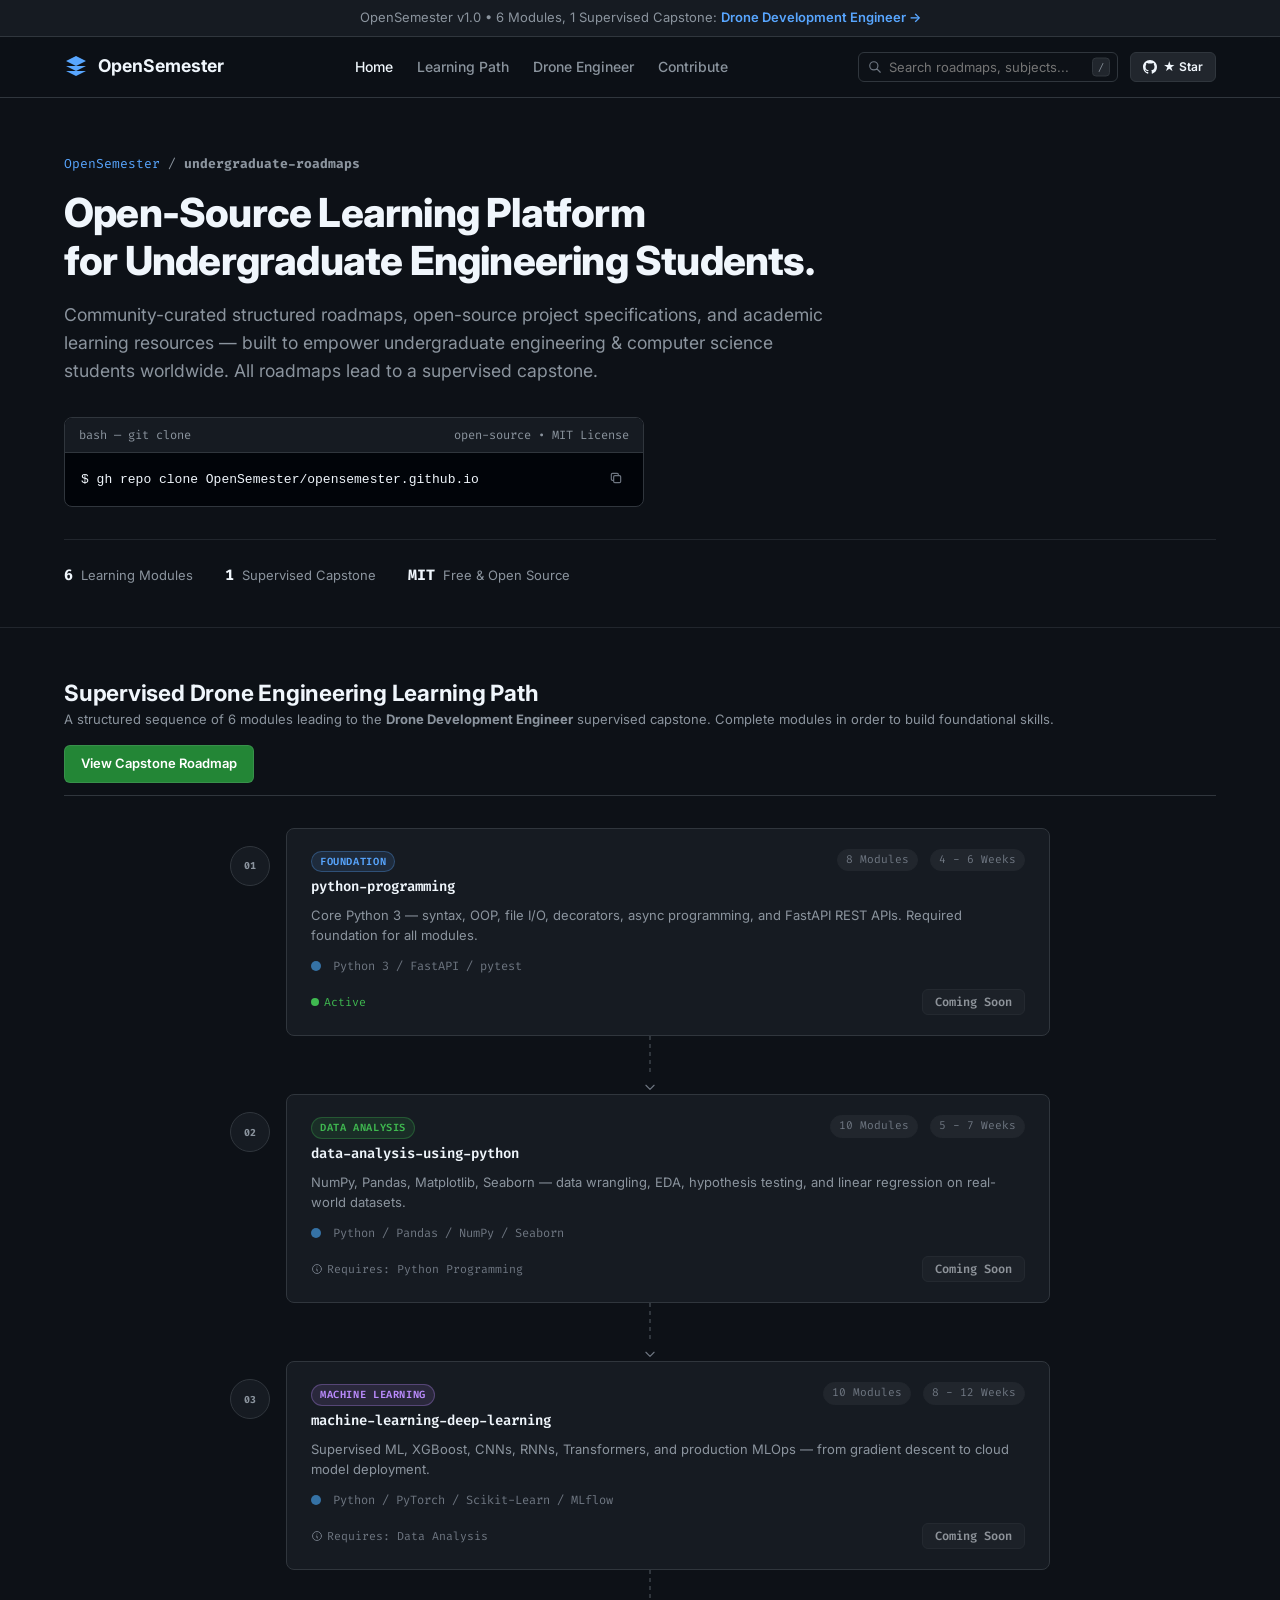
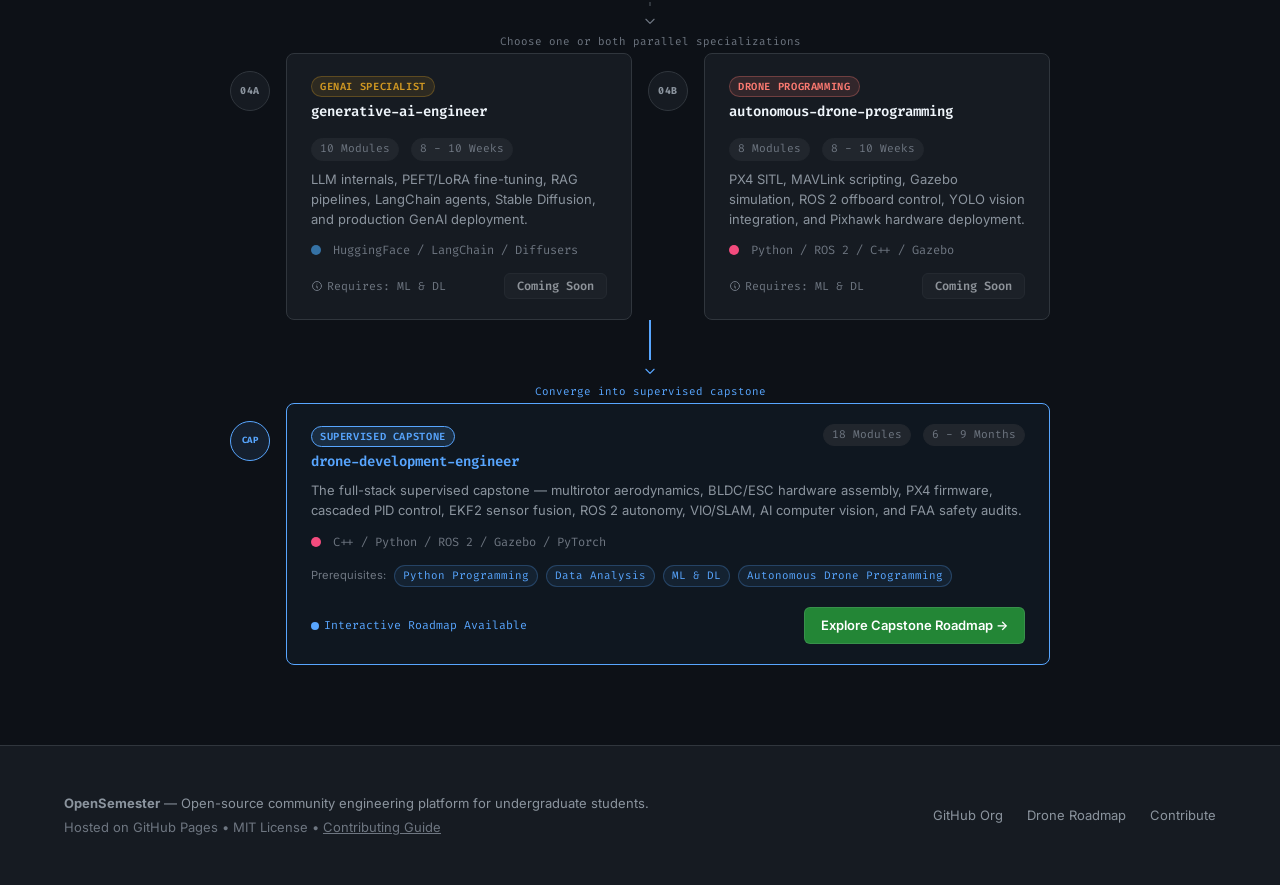
<file: index.html>
<!DOCTYPE html>
<html lang="en">
<head>
  <meta charset="UTF-8">
  <meta name="viewport" content="width=device-width, initial-scale=1.0">
  <title>OpenSemester — Open Source Engineering Roadmaps for Undergraduate Students</title>
  <meta name="description" content="Open-source community platform for undergraduate engineering students. Structured roadmaps, academic specs, and curated learning resources across CS, EEE, Robotics, and Embedded Systems.">
  <link rel="stylesheet" href="css/main.css">
  <link rel="stylesheet" href="css/learning-path.css">
</head>
<body>

  <!-- Announcement Bar -->
  <div class="announcement-bar">
    <span>OpenSemester v1.0 • 6 Modules, 1 Supervised Capstone: </span>
    <a href="roadmaps/drone-development-engineer/">Drone Development Engineer →</a>
  </div>

  <!-- Navbar -->
  <nav class="navbar">
    <div class="container nav-container">
      <div class="brand-wrapper">
        <a href="index.html" class="brand-logo">
          <svg width="24" height="24" viewBox="0 0 24 24"><path fill="var(--accent-blue)" d="M12 2L2 7l10 5 10-5-10-5zM2 17l10 5 10-5M2 12l10 5 10-5"/></svg>
          OpenSemester
        </a>
      </div>

      <ul class="nav-menu">
        <li class="nav-item"><a href="index.html" class="active">Home</a></li>
        <li class="nav-item"><a href="#learning-path">Learning Path</a></li>
        <li class="nav-item"><a href="roadmaps/drone-development-engineer/">Drone Engineer</a></li>
        <li class="nav-item"><a href="CONTRIBUTING.md" target="_blank">Contribute</a></li>
      </ul>

      <div class="nav-actions">
        <div class="search-palette">
          <svg width="14" height="14" fill="none" stroke="currentColor" viewBox="0 0 24 24"><path stroke-linecap="round" stroke-linejoin="round" stroke-width="2" d="M21 21l-6-6m2-5a7 7 0 11-14 0 7 7 0 0114 0z"/></svg>
          <input type="text" id="search-input" placeholder="Search roadmaps, subjects...">
          <span class="kbd-shortcut">/</span>
        </div>
        <a href="https://github.com/OpenSemester/opensemester.github.io" target="_blank" rel="noopener" class="btn-github-star" id="nav-github-star">
          <svg width="14" height="14" fill="currentColor" viewBox="0 0 24 24"><path d="M12 0C5.37 0 0 5.37 0 12c0 5.31 3.435 9.795 8.205 11.385.6.105.825-.255.825-.57 0-.285-.015-1.23-.015-2.235-3.015.555-3.795-.735-4.035-1.41-.135-.345-.72-1.41-1.23-1.695-.42-.225-1.02-.78-.015-.795.945-.015 1.62.87 1.845 1.23 1.08 1.815 2.805 1.305 3.495.99.105-.78.42-1.305.765-1.605-2.67-.3-5.46-1.335-5.46-5.925 0-1.305.465-2.385 1.23-3.225-.12-.3-.54-1.53.12-3.18 0 0 1.005-.315 3.3 1.23.96-.27 1.98-.405 3-.405s2.04.135 3 .405c2.295-1.56 3.3-1.23 3.3-1.23.66 1.65.24 2.88.12 3.18.765.84 1.23 1.905 1.23 3.225 0 4.605-2.805 5.625-5.475 5.925.435.375.81 1.095.81 2.22 0 1.605-.015 2.895-.015 3.3 0 .315.225.69.825.57A12.02 12.02 0 0024 12c0-6.63-5.37-12-12-12z"/></svg>
          <span id="github-star-count">Star</span>
        </a>
      </div>
    </div>
  </nav>

  <!-- Hero -->
  <header class="dev-hero">
    <div class="container">
      <div class="hero-repo-header">
        <a href="https://github.com/OpenSemester">OpenSemester</a>
        <span>/</span>
        <strong>undergraduate-roadmaps</strong>
      </div>
      <h1 class="dev-hero-title">
        Open-Source Learning Platform<br>
        for Undergraduate Engineering Students.
      </h1>
      <p class="dev-hero-desc">
        Community-curated structured roadmaps, open-source project specifications, and academic learning resources — built to empower undergraduate engineering &amp; computer science students worldwide. All roadmaps lead to a supervised capstone.
      </p>

      <div class="cli-widget">
        <div class="cli-header">
          <span>bash — git clone</span>
          <span>open-source • MIT License</span>
        </div>
        <div class="cli-body">
          <code>$ gh repo clone OpenSemester/opensemester.github.io</code>
          <button class="btn-copy-cmd" title="Copy command" onclick="navigator.clipboard.writeText('gh repo clone OpenSemester/opensemester.github.io').catch(function(){})">
            <svg width="14" height="14" fill="none" stroke="currentColor" viewBox="0 0 24 24"><path stroke-linecap="round" stroke-linejoin="round" stroke-width="2" d="M8 16H6a2 2 0 01-2-2V6a2 2 0 012-2h8a2 2 0 012 2v2m-6 12h8a2 2 0 002-2v-8a2 2 0 00-2-2h-8a2 2 0 00-2 2v8a2 2 0 002 2z"/></svg>
          </button>
        </div>
      </div>

      <div class="stats-strip">
        <div class="stat-item">
          <strong>6</strong> Learning Modules
        </div>
        <div class="stat-item">
          <strong>1</strong> Supervised Capstone
        </div>
        <div class="stat-item">
          <strong>MIT</strong> Free & Open Source
        </div>
      </div>
    </div>
  </header>

  <main class="container">

    <!-- Supervised Learning Path -->
    <section id="learning-path">
      <div class="section-heading">
        <div>
          <h2>Supervised Drone Engineering Learning Path</h2>
          <p>A structured sequence of 6 modules leading to the <strong>Drone Development Engineer</strong> supervised capstone. Complete modules in order to build foundational skills.</p>
        </div>
        <a href="roadmaps/drone-development-engineer/" class="btn btn-primary">View Capstone Roadmap</a>
      </div>

      <!-- Path Flow -->
      <div class="lp-flow">

        <!-- Step 1 -->
        <div class="lp-step">
          <div class="lp-step-number">01</div>
          <div class="lp-card">
            <div class="lp-card-header">
              <div>
                <span class="lp-badge foundation">Foundation</span>
                <h3 class="lp-card-title">python-programming</h3>
              </div>
              <div class="lp-card-meta">
                <span>8 Modules</span>
                <span>4 - 6 Weeks</span>
              </div>
            </div>
            <p class="lp-card-desc">Core Python 3 — syntax, OOP, file I/O, decorators, async programming, and FastAPI REST APIs. Required foundation for all modules.</p>
            <div class="lp-card-tech">
              <span class="lang-dot lang-python"></span> Python 3 / FastAPI / pytest
            </div>
            <div class="lp-card-actions">
              <span class="lp-status active">
                <svg width="8" height="8" viewBox="0 0 8 8"><circle cx="4" cy="4" r="4" fill="currentColor"/></svg>
                Active
              </span>
              <button class="btn btn-secondary btn-sm lp-coming-soon" title="Roadmap coming soon!">Coming Soon</button>
            </div>
          </div>
        </div>

        <div class="lp-connector">
          <svg width="2" height="40" viewBox="0 0 2 40"><line x1="1" y1="0" x2="1" y2="40" stroke="var(--border-default)" stroke-width="2" stroke-dasharray="4 4"/></svg>
          <svg width="14" height="14" viewBox="0 0 24 24" fill="none" stroke="var(--text-tertiary)"><path stroke-linecap="round" stroke-linejoin="round" stroke-width="2" d="M19 9l-7 7-7-7"/></svg>
        </div>

        <!-- Step 2 -->
        <div class="lp-step">
          <div class="lp-step-number">02</div>
          <div class="lp-card">
            <div class="lp-card-header">
              <div>
                <span class="lp-badge analysis">Data Analysis</span>
                <h3 class="lp-card-title">data-analysis-using-python</h3>
              </div>
              <div class="lp-card-meta">
                <span>10 Modules</span>
                <span>5 - 7 Weeks</span>
              </div>
            </div>
            <p class="lp-card-desc">NumPy, Pandas, Matplotlib, Seaborn — data wrangling, EDA, hypothesis testing, and linear regression on real-world datasets.</p>
            <div class="lp-card-tech">
              <span class="lang-dot lang-python"></span> Python / Pandas / NumPy / Seaborn
            </div>
            <div class="lp-card-actions">
              <span class="lp-prereq">
                <svg width="12" height="12" fill="none" stroke="currentColor" viewBox="0 0 24 24"><path stroke-linecap="round" stroke-linejoin="round" stroke-width="2" d="M13 16h-1v-4h-1m1-4h.01M21 12a9 9 0 11-18 0 9 9 0 0118 0z"/></svg>
                Requires: Python Programming
              </span>
              <button class="btn btn-secondary btn-sm lp-coming-soon" title="Roadmap coming soon!">Coming Soon</button>
            </div>
          </div>
        </div>

        <div class="lp-connector">
          <svg width="2" height="40" viewBox="0 0 2 40"><line x1="1" y1="0" x2="1" y2="40" stroke="var(--border-default)" stroke-width="2" stroke-dasharray="4 4"/></svg>
          <svg width="14" height="14" viewBox="0 0 24 24" fill="none" stroke="var(--text-tertiary)"><path stroke-linecap="round" stroke-linejoin="round" stroke-width="2" d="M19 9l-7 7-7-7"/></svg>
        </div>

        <!-- Step 3 -->
        <div class="lp-step">
          <div class="lp-step-number">03</div>
          <div class="lp-card">
            <div class="lp-card-header">
              <div>
                <span class="lp-badge ml">Machine Learning</span>
                <h3 class="lp-card-title">machine-learning-deep-learning</h3>
              </div>
              <div class="lp-card-meta">
                <span>10 Modules</span>
                <span>8 - 12 Weeks</span>
              </div>
            </div>
            <p class="lp-card-desc">Supervised ML, XGBoost, CNNs, RNNs, Transformers, and production MLOps — from gradient descent to cloud model deployment.</p>
            <div class="lp-card-tech">
              <span class="lang-dot lang-python"></span> Python / PyTorch / Scikit-Learn / MLflow
            </div>
            <div class="lp-card-actions">
              <span class="lp-prereq">
                <svg width="12" height="12" fill="none" stroke="currentColor" viewBox="0 0 24 24"><path stroke-linecap="round" stroke-linejoin="round" stroke-width="2" d="M13 16h-1v-4h-1m1-4h.01M21 12a9 9 0 11-18 0 9 9 0 0118 0z"/></svg>
                Requires: Data Analysis
              </span>
              <button class="btn btn-secondary btn-sm lp-coming-soon" title="Roadmap coming soon!">Coming Soon</button>
            </div>
          </div>
        </div>

        <!-- Branch: Parallel Paths (GenAI + Autonomous Drone) -->
        <div class="lp-connector">
          <svg width="2" height="40" viewBox="0 0 2 40"><line x1="1" y1="0" x2="1" y2="40" stroke="var(--border-default)" stroke-width="2" stroke-dasharray="4 4"/></svg>
          <svg width="14" height="14" viewBox="0 0 24 24" fill="none" stroke="var(--text-tertiary)"><path stroke-linecap="round" stroke-linejoin="round" stroke-width="2" d="M19 9l-7 7-7-7"/></svg>
          <span class="lp-branch-label">Choose one or both parallel specializations</span>
        </div>

        <div class="lp-parallel-grid">

          <!-- Step 4A — GenAI -->
          <div class="lp-step">
            <div class="lp-step-number">04A</div>
            <div class="lp-card lp-card-parallel">
              <div class="lp-card-header">
                <div>
                  <span class="lp-badge genai">GenAI Specialist</span>
                  <h3 class="lp-card-title">generative-ai-engineer</h3>
                </div>
                <div class="lp-card-meta">
                  <span>10 Modules</span>
                  <span>8 - 10 Weeks</span>
                </div>
              </div>
              <p class="lp-card-desc">LLM internals, PEFT/LoRA fine-tuning, RAG pipelines, LangChain agents, Stable Diffusion, and production GenAI deployment.</p>
              <div class="lp-card-tech">
                <span class="lang-dot lang-python"></span> HuggingFace / LangChain / Diffusers
              </div>
              <div class="lp-card-actions">
                <span class="lp-prereq">
                  <svg width="12" height="12" fill="none" stroke="currentColor" viewBox="0 0 24 24"><path stroke-linecap="round" stroke-linejoin="round" stroke-width="2" d="M13 16h-1v-4h-1m1-4h.01M21 12a9 9 0 11-18 0 9 9 0 0118 0z"/></svg>
                  Requires: ML & DL
                </span>
                <button class="btn btn-secondary btn-sm lp-coming-soon" title="Roadmap coming soon!">Coming Soon</button>
              </div>
            </div>
          </div>

          <!-- Step 4B — Autonomous Drone -->
          <div class="lp-step">
            <div class="lp-step-number">04B</div>
            <div class="lp-card lp-card-parallel">
              <div class="lp-card-header">
                <div>
                  <span class="lp-badge drone-prog">Drone Programming</span>
                  <h3 class="lp-card-title">autonomous-drone-programming</h3>
                </div>
                <div class="lp-card-meta">
                  <span>8 Modules</span>
                  <span>8 - 10 Weeks</span>
                </div>
              </div>
              <p class="lp-card-desc">PX4 SITL, MAVLink scripting, Gazebo simulation, ROS 2 offboard control, YOLO vision integration, and Pixhawk hardware deployment.</p>
              <div class="lp-card-tech">
                <span class="lang-dot lang-cpp"></span> Python / ROS 2 / C++ / Gazebo
              </div>
              <div class="lp-card-actions">
                <span class="lp-prereq">
                  <svg width="12" height="12" fill="none" stroke="currentColor" viewBox="0 0 24 24"><path stroke-linecap="round" stroke-linejoin="round" stroke-width="2" d="M13 16h-1v-4h-1m1-4h.01M21 12a9 9 0 11-18 0 9 9 0 0118 0z"/></svg>
                  Requires: ML & DL
                </span>
                <button class="btn btn-secondary btn-sm lp-coming-soon" title="Roadmap coming soon!">Coming Soon</button>
              </div>
            </div>
          </div>

        </div>

        <div class="lp-connector">
          <svg width="2" height="40" viewBox="0 0 2 40"><line x1="1" y1="0" x2="1" y2="40" stroke="var(--accent-blue)" stroke-width="2"/></svg>
          <svg width="14" height="14" viewBox="0 0 24 24" fill="none" stroke="var(--accent-blue)"><path stroke-linecap="round" stroke-linejoin="round" stroke-width="2" d="M19 9l-7 7-7-7"/></svg>
          <span class="lp-branch-label" style="color: var(--accent-blue);">Converge into supervised capstone</span>
        </div>

        <!-- Step 5 — Supervised Capstone -->
        <div class="lp-step lp-capstone-step">
          <div class="lp-step-number capstone">CAP</div>
          <div class="lp-card lp-card-capstone">
            <div class="lp-card-header">
              <div>
                <span class="lp-badge capstone-badge">Supervised Capstone</span>
                <h3 class="lp-card-title" style="color: var(--accent-blue);">drone-development-engineer</h3>
              </div>
              <div class="lp-card-meta">
                <span>18 Modules</span>
                <span>6 - 9 Months</span>
              </div>
            </div>
            <p class="lp-card-desc">The full-stack supervised capstone — multirotor aerodynamics, BLDC/ESC hardware assembly, PX4 firmware, cascaded PID control, EKF2 sensor fusion, ROS 2 autonomy, VIO/SLAM, AI computer vision, and FAA safety audits.</p>
            <div class="lp-card-tech">
              <span class="lang-dot lang-cpp"></span> C++ / Python / ROS 2 / Gazebo / PyTorch
            </div>
            <div class="lp-card-prereq-list">
              <span>Prerequisites:</span>
              <span class="prereq-tag">Python Programming</span>
              <span class="prereq-tag">Data Analysis</span>
              <span class="prereq-tag">ML & DL</span>
              <span class="prereq-tag">Autonomous Drone Programming</span>
            </div>
            <div class="lp-card-actions" style="margin-top: 1.25rem;">
              <span class="lp-status capstone-status">
                <svg width="8" height="8" viewBox="0 0 8 8"><circle cx="4" cy="4" r="4" fill="currentColor"/></svg>
                Interactive Roadmap Available
              </span>
              <a href="roadmaps/drone-development-engineer/" class="btn btn-primary">Explore Capstone Roadmap →</a>
            </div>
          </div>
        </div>

      </div>
    </section>

  </main>

  <!-- Footer -->
  <footer class="footer">
    <div class="container footer-inner">
      <div>
        <p><strong>OpenSemester</strong> — Open-source community engineering platform for undergraduate students.</p>
        <p style="margin-top: 4px; color: var(--text-tertiary);">Hosted on GitHub Pages • MIT License • <a href="CONTRIBUTING.md" style="color: var(--text-tertiary);">Contributing Guide</a></p>
      </div>
      <ul class="footer-links">
        <li><a href="https://github.com/OpenSemester" target="_blank">GitHub Org</a></li>
        <li><a href="roadmaps/drone-development-engineer/">Drone Roadmap</a></li>
        <li><a href="CONTRIBUTING.md" target="_blank">Contribute</a></li>
      </ul>
    </div>
  </footer>

  <script src="js/data.js"></script>
  <script src="js/data-loader.js"></script>
  <script src="js/app.js"></script>
  <script>
    // Coming Soon toast for unreleased roadmaps
    (function() {
      var toast = document.createElement('div');
      toast.id = 'cs-toast';
      toast.style.cssText = 'position:fixed;bottom:1.5rem;right:1.5rem;z-index:9999;background:var(--bg-secondary);border:1px solid var(--border-active);color:var(--text-primary);padding:10px 18px;border-radius:8px;font-size:13px;font-family:var(--font-mono);box-shadow:var(--shadow-elevated);display:none;align-items:center;gap:8px;transition:opacity 0.2s ease;';
      toast.innerHTML = '<svg width="14" height="14" fill="none" stroke="var(--accent-orange)" viewBox="0 0 24 24" stroke-width="2"><path stroke-linecap="round" stroke-linejoin="round" d="M12 8v4l3 3m6-3a9 9 0 11-18 0 9 9 0 0118 0z"/></svg> This roadmap is coming soon!';
      document.body.appendChild(toast);

      document.addEventListener('click', function(e) {
        if (e.target.classList.contains('lp-coming-soon') || e.target.closest('.lp-coming-soon')) {
          e.preventDefault();
          toast.style.display = 'flex';
          toast.style.opacity = '1';
          clearTimeout(window._csToastTimer);
          window._csToastTimer = setTimeout(function() {
            toast.style.opacity = '0';
            setTimeout(function() { toast.style.display = 'none'; }, 200);
          }, 2500);
        }
      });
    })();
  </script>
</body>
</html>
</file>
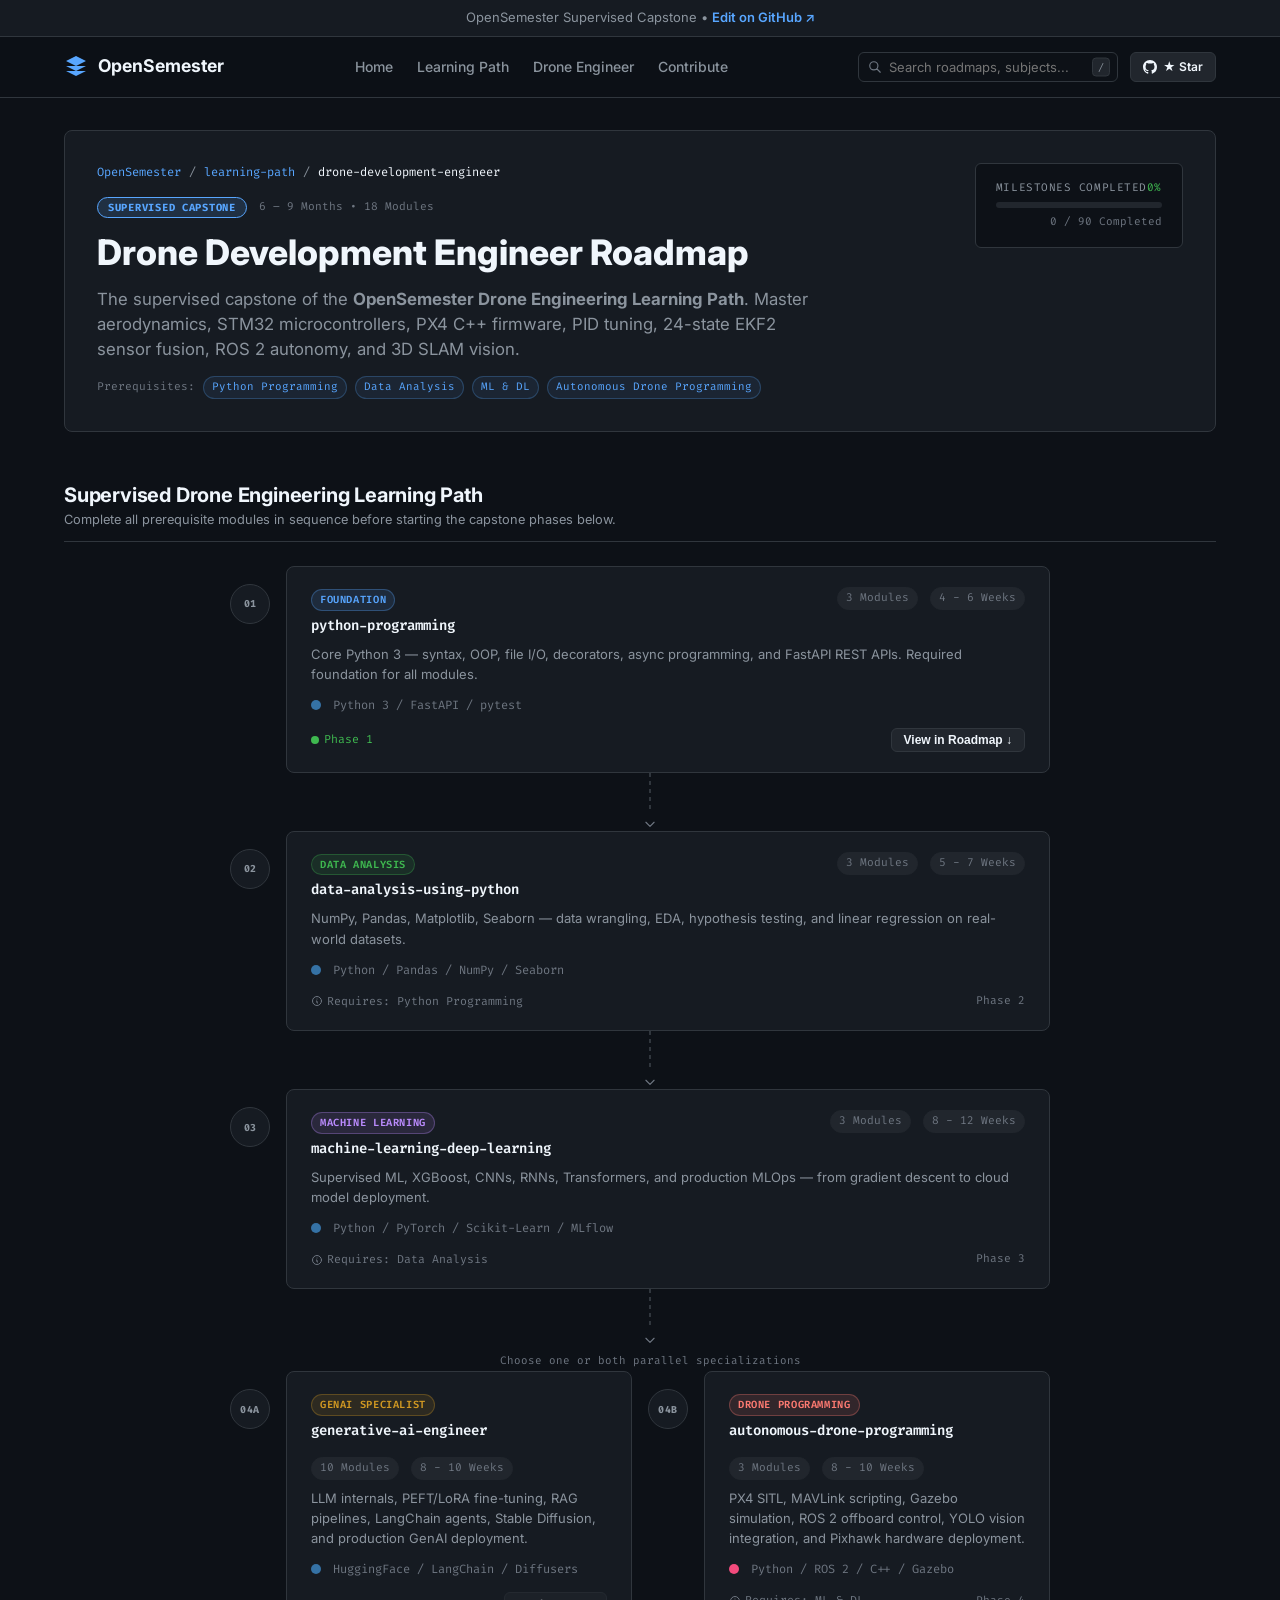
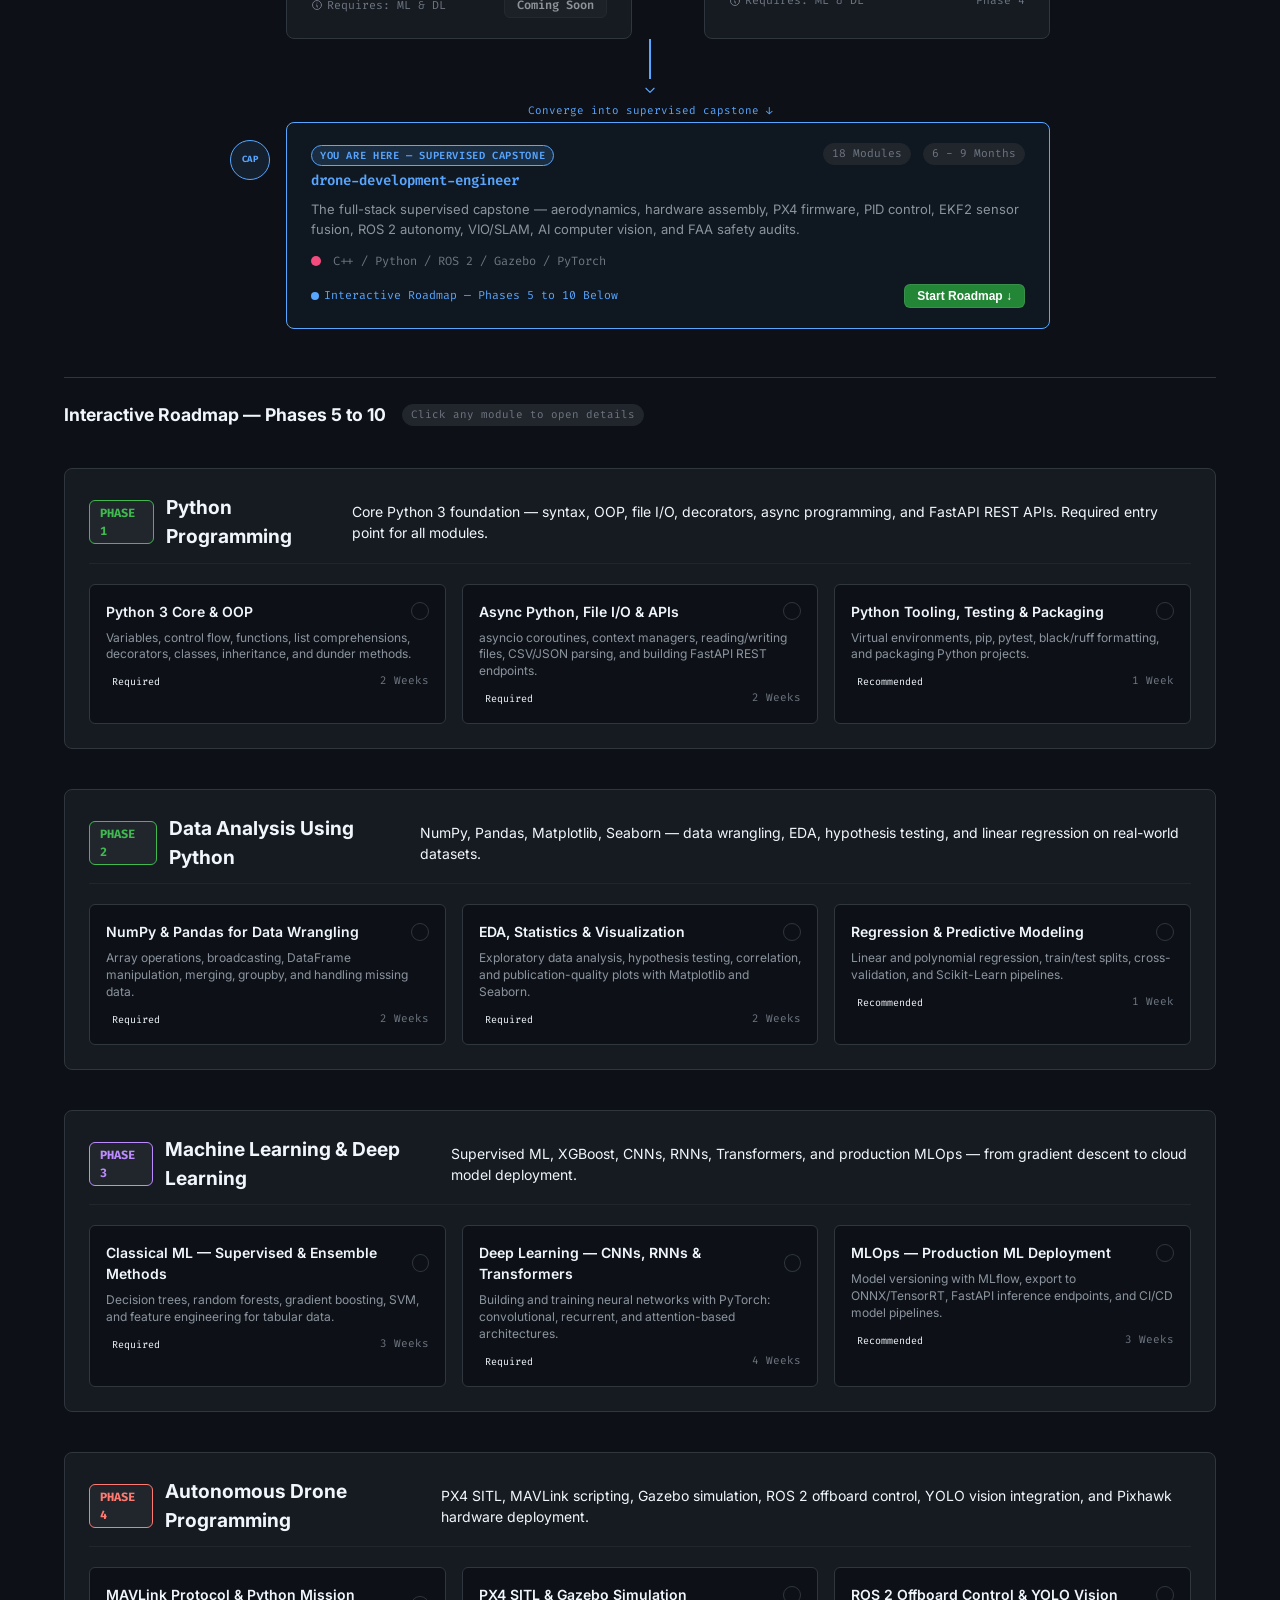
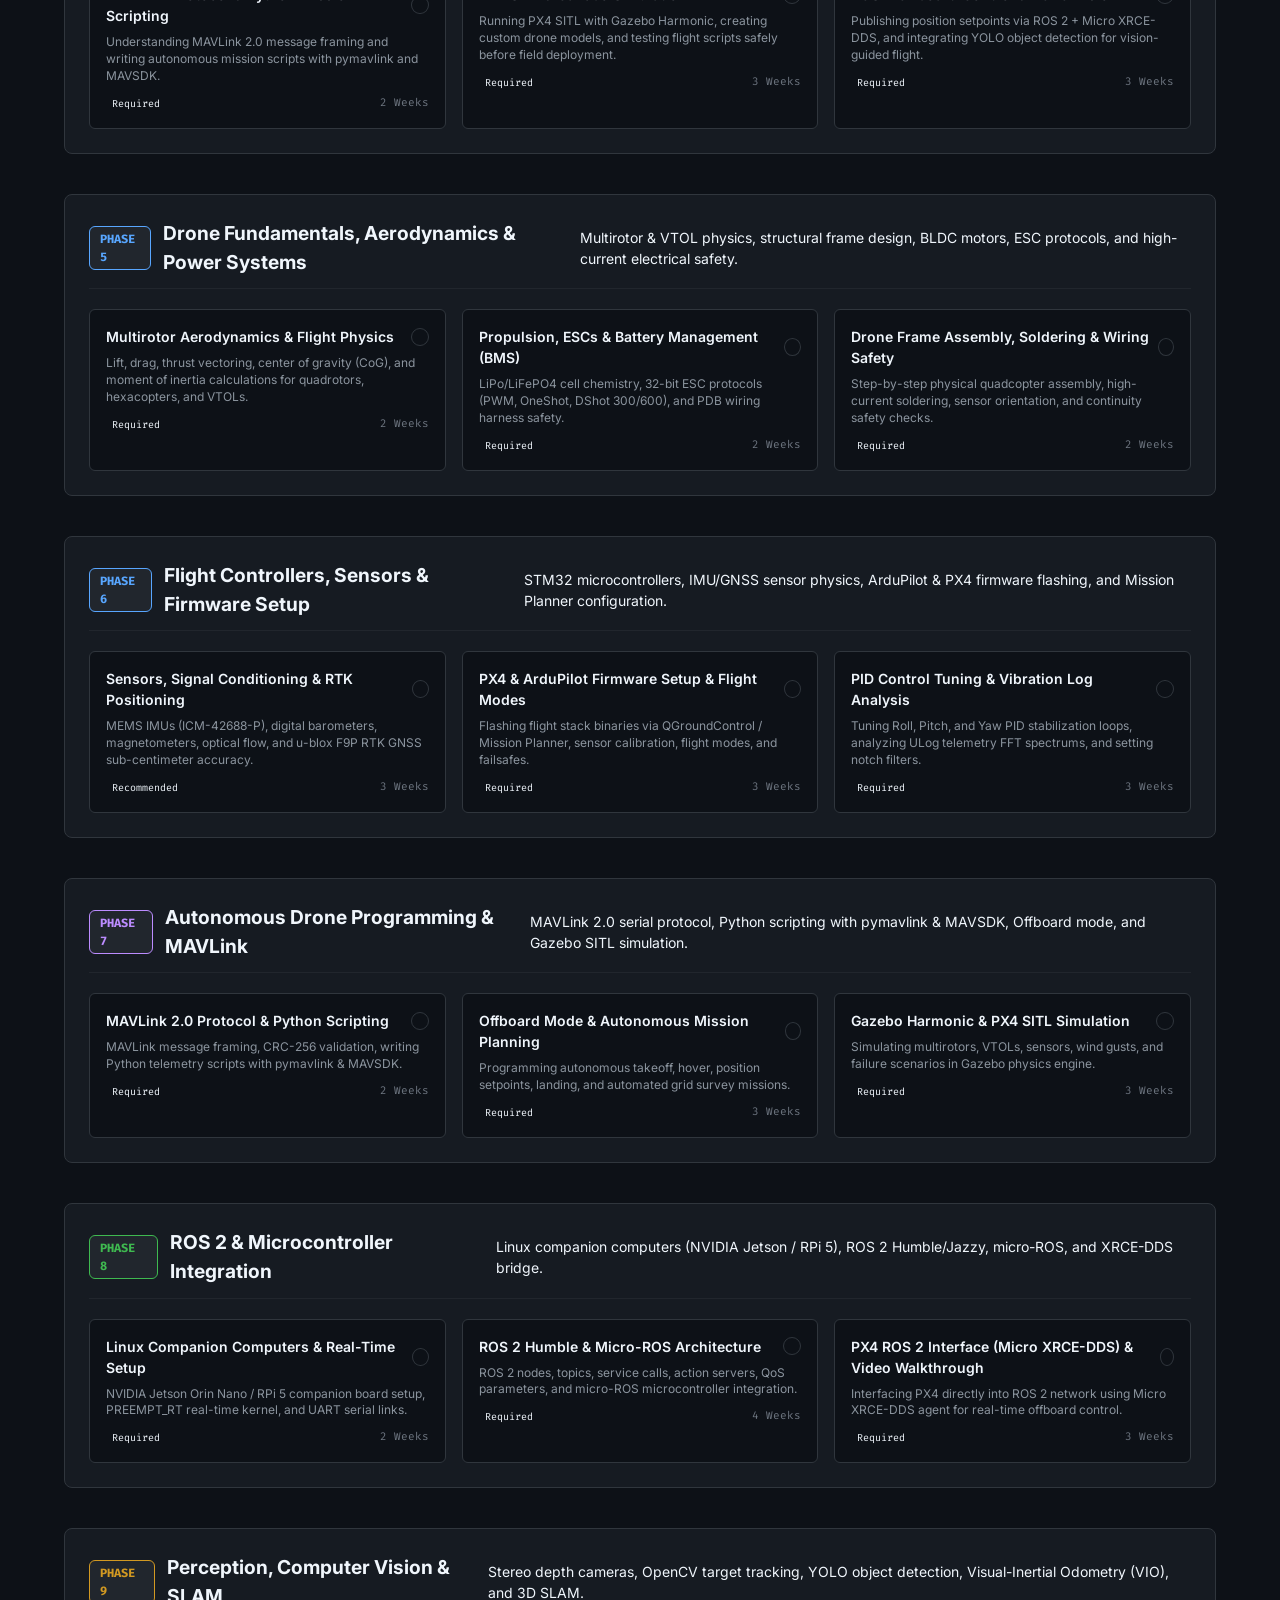
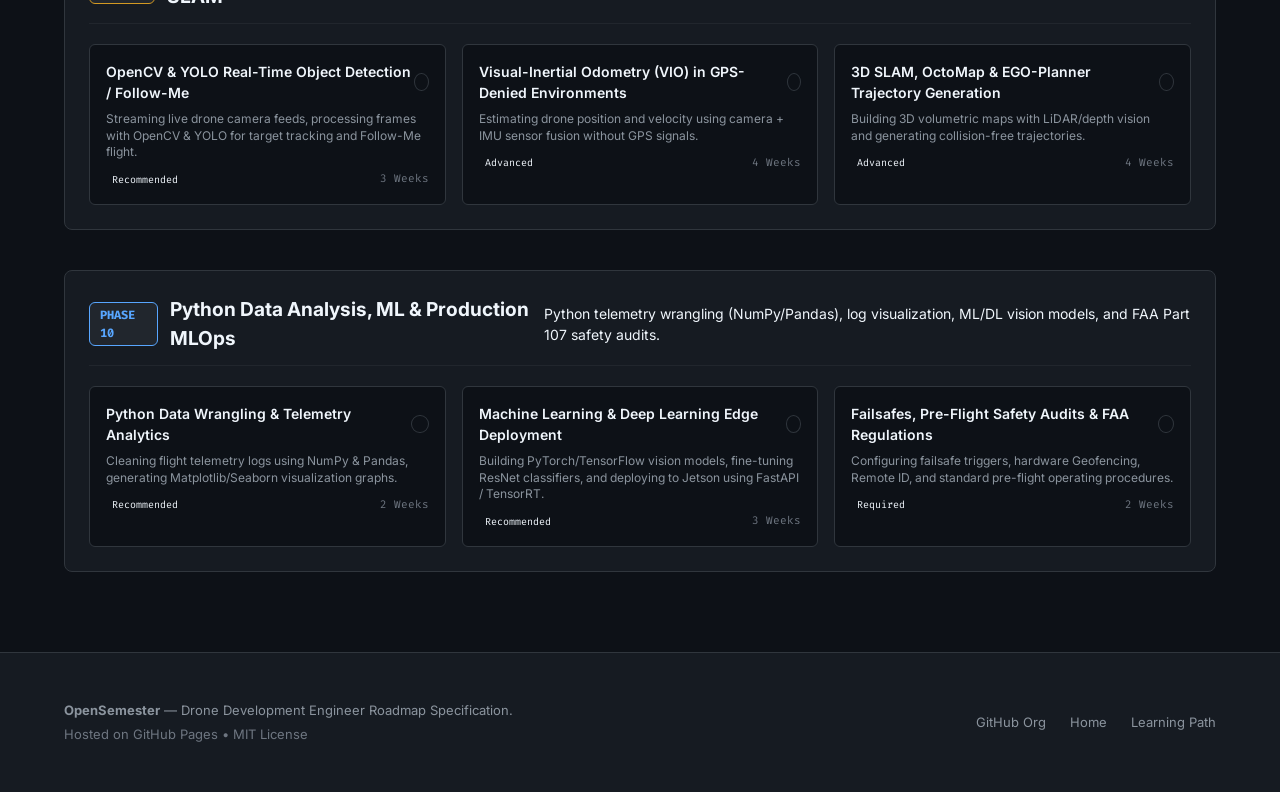
<file: roadmaps/drone-development-engineer/index.html>
<!DOCTYPE html>
<html lang="en">
<head>
  <meta charset="UTF-8">
  <meta name="viewport" content="width=device-width, initial-scale=1.0">
  <title>Drone Development Engineer Roadmap — OpenSemester</title>
  <meta name="description" content="Open-source master learning path for Drone Development Engineering: Aerodynamics, PX4/ArduPilot C++, EKF2 state estimation, ROS 2, and 3D SLAM.">
  <link rel="stylesheet" href="../../css/main.css">
  <link rel="stylesheet" href="../../css/roadmap.css">
  <link rel="stylesheet" href="../../css/learning-path.css">
</head>
<body>

  <!-- Announcement Bar -->
  <div class="announcement-bar">
    <span>OpenSemester Supervised Capstone • </span>
    <a href="https://github.com/OpenSemester" target="_blank">Edit on GitHub ↗</a>
  </div>

  <!-- Navbar -->
  <nav class="navbar">
    <div class="container nav-container">
      <div class="brand-wrapper">
        <a href="../../index.html" class="brand-logo">
          <svg width="24" height="24" viewBox="0 0 24 24"><path fill="var(--accent-blue)" d="M12 2L2 7l10 5 10-5-10-5zM2 17l10 5 10-5M2 12l10 5 10-5"/></svg>
          OpenSemester
        </a>
      </div>

      <ul class="nav-menu">
        <li class="nav-item"><a href="../../index.html">Home</a></li>
        <li class="nav-item"><a href="../../index.html#learning-path">Learning Path</a></li>
        <li class="nav-item"><a href="">Drone Engineer</a></li>
        <li class="nav-item"><a href="../../CONTRIBUTING.md" target="_blank">Contribute</a></li>
      </ul>

      <div class="nav-actions">
        <div class="search-palette">
          <svg width="14" height="14" fill="none" stroke="currentColor" viewBox="0 0 24 24"><path stroke-linecap="round" stroke-linejoin="round" stroke-width="2" d="M21 21l-6-6m2-5a7 7 0 11-14 0 7 7 0 0114 0z"/></svg>
          <input type="text" id="search-input" placeholder="Search roadmaps, subjects...">
          <span class="kbd-shortcut">/</span>
        </div>
        <a href="https://github.com/OpenSemester/opensemester.github.io" target="_blank" rel="noopener" class="btn-github-star" id="nav-github-star">
          <svg width="14" height="14" fill="currentColor" viewBox="0 0 24 24"><path d="M12 0C5.37 0 0 5.37 0 12c0 5.31 3.435 9.795 8.205 11.385.6.105.825-.255.825-.57 0-.285-.015-1.23-.015-2.235-3.015.555-3.795-.735-4.035-1.41-.135-.345-.72-1.41-1.23-1.695-.42-.225-1.02-.78-.015-.795.945-.015 1.62.87 1.845 1.23 1.08 1.815 2.805 1.305 3.495.99.105-.78.42-1.305.765-1.605-2.67-.3-5.46-1.335-5.46-5.925 0-1.305.465-2.385 1.23-3.225-.12-.3-.54-1.53.12-3.18 0 0 1.005-.315 3.3 1.23.96-.27 1.98-.405 3-.405s2.04.135 3 .405c2.295-1.56 3.3-1.23 3.3-1.23.66 1.65.24 2.88.12 3.18.765.84 1.23 1.905 1.23 3.225 0 4.605-2.805 5.625-5.475 5.925.435.375.81 1.095.81 2.22 0 1.605-.015 2.895-.015 3.3 0 .315.225.69.825.57A12.02 12.02 0 0024 12c0-6.63-5.37-12-12-12z"/></svg>
          <span id="github-star-count">Star</span>
        </a>
      </div>
    </div>
  </nav>

  <!-- Main Container -->
  <main class="container">
    
    <!-- Header Card -->
    <div class="roadmap-header-card">
      <div style="display: flex; justify-content: space-between; align-items: flex-start; flex-wrap: wrap; gap: 1.5rem;">
        <div>
          <div class="breadcrumb-nav">
            <a href="../../index.html">OpenSemester</a>
            <span>/</span>
            <a href="../../index.html#learning-path">learning-path</a>
            <span>/</span>
            <span style="color: var(--text-primary);">drone-development-engineer</span>
          </div>

          <div style="display: flex; align-items: center; gap: 0.75rem; margin-bottom: 0.5rem; margin-top: 0.75rem;">
            <span style="background: rgba(88,166,255,0.15); border: 1px solid var(--accent-blue); color: var(--accent-blue); border-radius: 999px; padding: 2px 10px; font-size: 0.65rem; font-family: var(--font-mono); font-weight: 700; letter-spacing: 0.07em; text-transform: uppercase;">Supervised Capstone</span>
            <span style="font-family: var(--font-mono); font-size: 0.7rem; color: var(--text-tertiary);">6 – 9 Months • 18 Modules</span>
          </div>

          <h1 style="font-size: 2.2rem; font-weight: 800; margin-bottom: 8px;">
            Drone Development Engineer Roadmap
          </h1>
          <p style="color: var(--text-secondary); max-width: 720px; font-size: 1.05rem; line-height: 1.5;">
            The supervised capstone of the <strong>OpenSemester Drone Engineering Learning Path</strong>. Master aerodynamics, STM32 microcontrollers, PX4 C++ firmware, PID tuning, 24-state EKF2 sensor fusion, ROS 2 autonomy, and 3D SLAM vision.
          </p>

          <div style="display: flex; align-items: center; gap: 0.5rem; flex-wrap: wrap; margin-top: 0.875rem;">
            <span style="font-size: 0.7rem; color: var(--text-tertiary); font-family: var(--font-mono);">Prerequisites:</span>
            <span style="background: rgba(88,166,255,0.08); border: 1px solid rgba(88,166,255,0.25); color: var(--accent-blue); padding: 2px 8px; border-radius: 999px; font-family: var(--font-mono); font-size: 0.68rem;">Python Programming</span>
            <span style="background: rgba(88,166,255,0.08); border: 1px solid rgba(88,166,255,0.25); color: var(--accent-blue); padding: 2px 8px; border-radius: 999px; font-family: var(--font-mono); font-size: 0.68rem;">Data Analysis</span>
            <span style="background: rgba(88,166,255,0.08); border: 1px solid rgba(88,166,255,0.25); color: var(--accent-blue); padding: 2px 8px; border-radius: 999px; font-family: var(--font-mono); font-size: 0.68rem;">ML &amp; DL</span>
            <span style="background: rgba(88,166,255,0.08); border: 1px solid rgba(88,166,255,0.25); color: var(--accent-blue); padding: 2px 8px; border-radius: 999px; font-family: var(--font-mono); font-size: 0.68rem;">Autonomous Drone Programming</span>
          </div>
        </div>

        <!-- Progress Dashboard -->
        <div class="dev-progress-card">
          <div class="dev-progress-title">
            <span>Milestones Completed</span>
            <span id="progress-percent" style="color: var(--accent-green);">0%</span>
          </div>
          <div class="dev-progress-bar-bg">
            <div class="dev-progress-bar-fill" id="progress-bar-fill"></div>
          </div>
          <div style="font-size: 11px; font-family: var(--font-mono); color: var(--text-tertiary); margin-top: 6px; text-align: right;">
            <span id="completed-count">0</span> / <span id="total-count">0</span> Completed
          </div>
        </div>
      </div>
    </div>

    <!-- Learning Path Tree -->
    <section id="learning-path" style="margin-bottom: 3rem;">
      <div class="section-heading" style="margin-bottom: 1.5rem;">
        <div>
          <h2 style="font-size: 1.25rem;">Supervised Drone Engineering Learning Path</h2>
          <p style="font-size: 0.8rem;">Complete all prerequisite modules in sequence before starting the capstone phases below.</p>
        </div>
      </div>

      <div class="lp-flow">

        <!-- Step 1 -->
        <div class="lp-step">
          <div class="lp-step-number">01</div>
          <div class="lp-card">
            <div class="lp-card-header">
              <div>
                <span class="lp-badge foundation">Foundation</span>
                <h3 class="lp-card-title">python-programming</h3>
              </div>
              <div class="lp-card-meta">
                <span>3 Modules</span>
                <span>4 - 6 Weeks</span>
              </div>
            </div>
            <p class="lp-card-desc">Core Python 3 — syntax, OOP, file I/O, decorators, async programming, and FastAPI REST APIs. Required foundation for all modules.</p>
            <div class="lp-card-tech">
              <span class="lang-dot lang-python"></span> Python 3 / FastAPI / pytest
            </div>
            <div class="lp-card-actions">
              <span class="lp-status active">
                <svg width="8" height="8" viewBox="0 0 8 8"><circle cx="4" cy="4" r="4" fill="currentColor"/></svg>
                Phase 1
              </span>
              <button class="btn btn-secondary btn-sm" onclick="document.getElementById('roadmap-timeline').scrollIntoView({behavior:'smooth'})">View in Roadmap ↓</button>
            </div>
          </div>
        </div>

        <div class="lp-connector">
          <svg width="2" height="40" viewBox="0 0 2 40"><line x1="1" y1="0" x2="1" y2="40" stroke="var(--border-default)" stroke-width="2" stroke-dasharray="4 4"/></svg>
          <svg width="14" height="14" viewBox="0 0 24 24" fill="none" stroke="var(--text-tertiary)"><path stroke-linecap="round" stroke-linejoin="round" stroke-width="2" d="M19 9l-7 7-7-7"/></svg>
        </div>

        <!-- Step 2 -->
        <div class="lp-step">
          <div class="lp-step-number">02</div>
          <div class="lp-card">
            <div class="lp-card-header">
              <div>
                <span class="lp-badge analysis">Data Analysis</span>
                <h3 class="lp-card-title">data-analysis-using-python</h3>
              </div>
              <div class="lp-card-meta">
                <span>3 Modules</span>
                <span>5 - 7 Weeks</span>
              </div>
            </div>
            <p class="lp-card-desc">NumPy, Pandas, Matplotlib, Seaborn — data wrangling, EDA, hypothesis testing, and linear regression on real-world datasets.</p>
            <div class="lp-card-tech">
              <span class="lang-dot lang-python"></span> Python / Pandas / NumPy / Seaborn
            </div>
            <div class="lp-card-actions">
              <span class="lp-prereq">
                <svg width="12" height="12" fill="none" stroke="currentColor" viewBox="0 0 24 24"><path stroke-linecap="round" stroke-linejoin="round" stroke-width="2" d="M13 16h-1v-4h-1m1-4h.01M21 12a9 9 0 11-18 0 9 9 0 0118 0z"/></svg>
                Requires: Python Programming
              </span>
              <span style="font-size:0.7rem; font-family:var(--font-mono); color:var(--text-tertiary);">Phase 2</span>
            </div>
          </div>
        </div>

        <div class="lp-connector">
          <svg width="2" height="40" viewBox="0 0 2 40"><line x1="1" y1="0" x2="1" y2="40" stroke="var(--border-default)" stroke-width="2" stroke-dasharray="4 4"/></svg>
          <svg width="14" height="14" viewBox="0 0 24 24" fill="none" stroke="var(--text-tertiary)"><path stroke-linecap="round" stroke-linejoin="round" stroke-width="2" d="M19 9l-7 7-7-7"/></svg>
        </div>

        <!-- Step 3 -->
        <div class="lp-step">
          <div class="lp-step-number">03</div>
          <div class="lp-card">
            <div class="lp-card-header">
              <div>
                <span class="lp-badge ml">Machine Learning</span>
                <h3 class="lp-card-title">machine-learning-deep-learning</h3>
              </div>
              <div class="lp-card-meta">
                <span>3 Modules</span>
                <span>8 - 12 Weeks</span>
              </div>
            </div>
            <p class="lp-card-desc">Supervised ML, XGBoost, CNNs, RNNs, Transformers, and production MLOps — from gradient descent to cloud model deployment.</p>
            <div class="lp-card-tech">
              <span class="lang-dot lang-python"></span> Python / PyTorch / Scikit-Learn / MLflow
            </div>
            <div class="lp-card-actions">
              <span class="lp-prereq">
                <svg width="12" height="12" fill="none" stroke="currentColor" viewBox="0 0 24 24"><path stroke-linecap="round" stroke-linejoin="round" stroke-width="2" d="M13 16h-1v-4h-1m1-4h.01M21 12a9 9 0 11-18 0 9 9 0 0118 0z"/></svg>
                Requires: Data Analysis
              </span>
              <span style="font-size:0.7rem; font-family:var(--font-mono); color:var(--text-tertiary);">Phase 3</span>
            </div>
          </div>
        </div>

        <!-- Branch -->
        <div class="lp-connector">
          <svg width="2" height="40" viewBox="0 0 2 40"><line x1="1" y1="0" x2="1" y2="40" stroke="var(--border-default)" stroke-width="2" stroke-dasharray="4 4"/></svg>
          <svg width="14" height="14" viewBox="0 0 24 24" fill="none" stroke="var(--text-tertiary)"><path stroke-linecap="round" stroke-linejoin="round" stroke-width="2" d="M19 9l-7 7-7-7"/></svg>
          <span class="lp-branch-label">Choose one or both parallel specializations</span>
        </div>

        <div class="lp-parallel-grid">

          <!-- Step 4A — GenAI -->
          <div class="lp-step">
            <div class="lp-step-number">04A</div>
            <div class="lp-card lp-card-parallel">
              <div class="lp-card-header">
                <div>
                  <span class="lp-badge genai">GenAI Specialist</span>
                  <h3 class="lp-card-title">generative-ai-engineer</h3>
                </div>
                <div class="lp-card-meta">
                  <span>10 Modules</span>
                  <span>8 - 10 Weeks</span>
                </div>
              </div>
              <p class="lp-card-desc">LLM internals, PEFT/LoRA fine-tuning, RAG pipelines, LangChain agents, Stable Diffusion, and production GenAI deployment.</p>
              <div class="lp-card-tech">
                <span class="lang-dot lang-python"></span> HuggingFace / LangChain / Diffusers
              </div>
              <div class="lp-card-actions">
                <span class="lp-prereq">
                  <svg width="12" height="12" fill="none" stroke="currentColor" viewBox="0 0 24 24"><path stroke-linecap="round" stroke-linejoin="round" stroke-width="2" d="M13 16h-1v-4h-1m1-4h.01M21 12a9 9 0 11-18 0 9 9 0 0118 0z"/></svg>
                  Requires: ML &amp; DL
                </span>
                <button class="btn btn-secondary btn-sm lp-coming-soon" title="Roadmap coming soon!">Coming Soon</button>
              </div>
            </div>
          </div>

          <!-- Step 4B — Autonomous Drone -->
          <div class="lp-step">
            <div class="lp-step-number">04B</div>
            <div class="lp-card lp-card-parallel">
              <div class="lp-card-header">
                <div>
                  <span class="lp-badge drone-prog">Drone Programming</span>
                  <h3 class="lp-card-title">autonomous-drone-programming</h3>
                </div>
                <div class="lp-card-meta">
                  <span>3 Modules</span>
                  <span>8 - 10 Weeks</span>
                </div>
              </div>
              <p class="lp-card-desc">PX4 SITL, MAVLink scripting, Gazebo simulation, ROS 2 offboard control, YOLO vision integration, and Pixhawk hardware deployment.</p>
              <div class="lp-card-tech">
                <span class="lang-dot lang-cpp"></span> Python / ROS 2 / C++ / Gazebo
              </div>
              <div class="lp-card-actions">
                <span class="lp-prereq">
                  <svg width="12" height="12" fill="none" stroke="currentColor" viewBox="0 0 24 24"><path stroke-linecap="round" stroke-linejoin="round" stroke-width="2" d="M13 16h-1v-4h-1m1-4h.01M21 12a9 9 0 11-18 0 9 9 0 0118 0z"/></svg>
                  Requires: ML &amp; DL
                </span>
                <span style="font-size:0.7rem; font-family:var(--font-mono); color:var(--text-tertiary);">Phase 4</span>
              </div>
            </div>
          </div>

        </div>

        <div class="lp-connector">
          <svg width="2" height="40" viewBox="0 0 2 40"><line x1="1" y1="0" x2="1" y2="40" stroke="var(--accent-blue)" stroke-width="2"/></svg>
          <svg width="14" height="14" viewBox="0 0 24 24" fill="none" stroke="var(--accent-blue)"><path stroke-linecap="round" stroke-linejoin="round" stroke-width="2" d="M19 9l-7 7-7-7"/></svg>
          <span class="lp-branch-label" style="color: var(--accent-blue);">Converge into supervised capstone ↓</span>
        </div>

        <!-- Capstone — You Are Here -->
        <div class="lp-step lp-capstone-step">
          <div class="lp-step-number capstone">CAP</div>
          <div class="lp-card lp-card-capstone">
            <div class="lp-card-header">
              <div>
                <span class="lp-badge capstone-badge">You Are Here — Supervised Capstone</span>
                <h3 class="lp-card-title" style="color: var(--accent-blue);">drone-development-engineer</h3>
              </div>
              <div class="lp-card-meta">
                <span>18 Modules</span>
                <span>6 - 9 Months</span>
              </div>
            </div>
            <p class="lp-card-desc">The full-stack supervised capstone — aerodynamics, hardware assembly, PX4 firmware, PID control, EKF2 sensor fusion, ROS 2 autonomy, VIO/SLAM, AI computer vision, and FAA safety audits.</p>
            <div class="lp-card-tech">
              <span class="lang-dot lang-cpp"></span> C++ / Python / ROS 2 / Gazebo / PyTorch
            </div>
            <div class="lp-card-actions" style="margin-top: 0.5rem;">
              <span class="lp-status capstone-status">
                <svg width="8" height="8" viewBox="0 0 8 8"><circle cx="4" cy="4" r="4" fill="currentColor"/></svg>
                Interactive Roadmap — Phases 5 to 10 Below
              </span>
              <button class="btn btn-primary btn-sm" onclick="document.getElementById('roadmap-timeline').scrollIntoView({behavior:'smooth'})">Start Roadmap ↓</button>
            </div>
          </div>
        </div>

      </div>
    </section>

    <div style="border-top: 1px solid var(--border-default); margin-bottom: 2.5rem; display:flex; align-items:center; gap:1rem; padding-top:1.5rem;">
      <h2 style="font-size:1.1rem; margin:0;">Interactive Roadmap — Phases 5 to 10</h2>
      <span style="font-family:var(--font-mono); font-size:0.68rem; color:var(--text-tertiary); background:var(--bg-tertiary); border:1px solid var(--border-muted); border-radius:999px; padding:2px 8px;">Click any module to open details</span>
    </div>

    <!-- Timeline Phases -->
    <div id="roadmap-timeline" class="roadmap-container">
      <!-- Injected by js/roadmap.js -->
    </div>

  </main>

  <!-- Slide-over Drawer Panel -->
  <div class="drawer-backdrop" id="node-drawer">
    <div class="drawer-panel">
      <button class="drawer-close" id="drawer-close">✕</button>
      <div id="drawer-body">
        <!-- Dynamic drawer content -->
      </div>
    </div>
  </div>

  <!-- Footer -->
  <footer class="footer">
    <div class="container footer-inner">
      <div>
        <p><strong>OpenSemester</strong> — Drone Development Engineer Roadmap Specification.</p>
        <p style="margin-top: 4px; color: var(--text-tertiary);">Hosted on GitHub Pages • MIT License</p>
      </div>
      <ul class="footer-links">
        <li><a href="https://github.com/OpenSemester" target="_blank">GitHub Org</a></li>
        <li><a href="../../index.html">Home</a></li>
        <li><a href="../../index.html#learning-path">Learning Path</a></li>
      </ul>
    </div>
  </footer>

  <script src="../../js/data.js"></script>
  <script src="../../js/roadmap.js"></script>
  <script src="../../js/app.js"></script>
  <script>
    (function() {
      var toast = document.createElement('div');
      toast.style.cssText = 'position:fixed;bottom:1.5rem;right:1.5rem;z-index:9999;background:var(--bg-secondary);border:1px solid var(--border-active);color:var(--text-primary);padding:10px 18px;border-radius:8px;font-size:13px;font-family:var(--font-mono);box-shadow:var(--shadow-elevated);display:none;align-items:center;gap:8px;';
      toast.innerHTML = '<svg width="14" height="14" fill="none" stroke="var(--accent-orange)" viewBox="0 0 24 24" stroke-width="2"><path stroke-linecap="round" stroke-linejoin="round" d="M12 8v4l3 3m6-3a9 9 0 11-18 0 9 9 0 0118 0z"/></svg> This roadmap is coming soon!';
      document.body.appendChild(toast);
      document.addEventListener('click', function(e) {
        var t = e.target.classList.contains('lp-coming-soon') ? e.target : (e.target.closest && e.target.closest('.lp-coming-soon'));
        if (t) { e.preventDefault(); toast.style.display = 'flex'; clearTimeout(window._cst); window._cst = setTimeout(function() { toast.style.display = 'none'; }, 2500); }
      });
    })();
  </script>
</body>
</html>
</file>
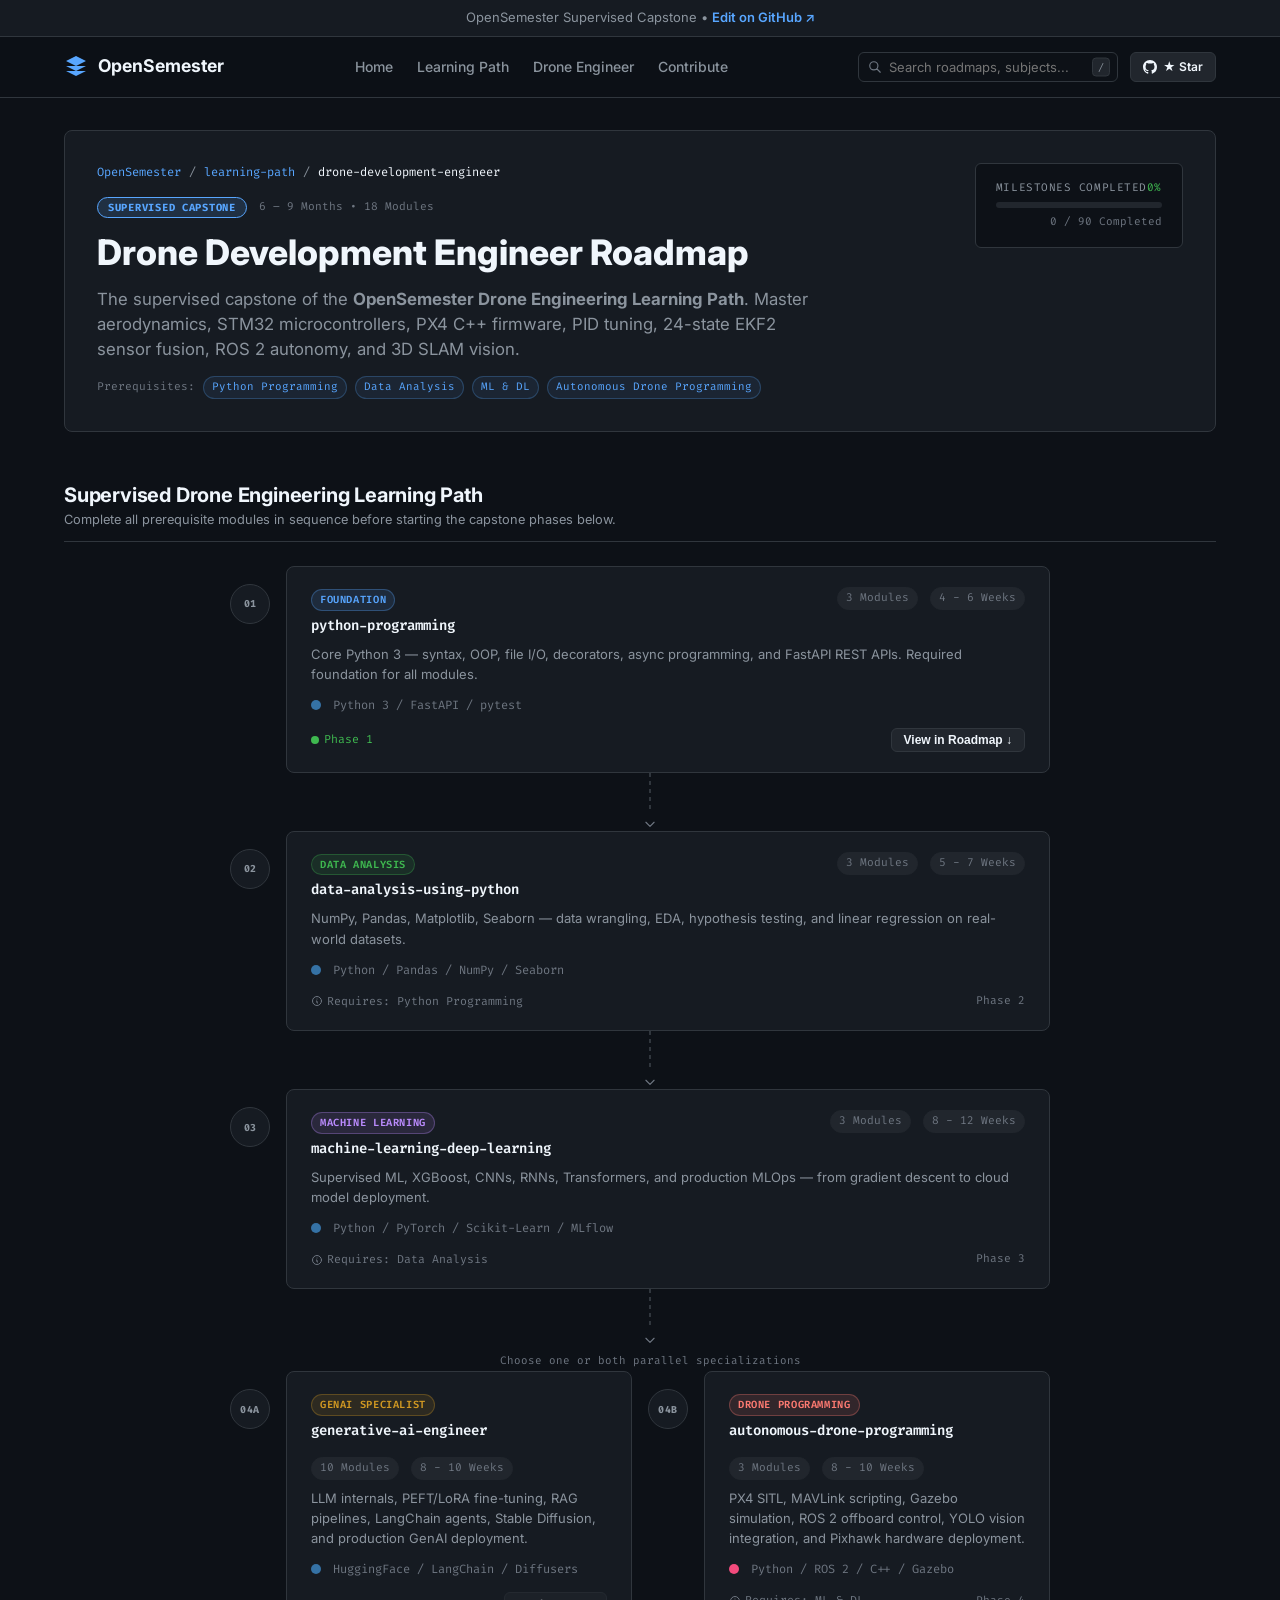
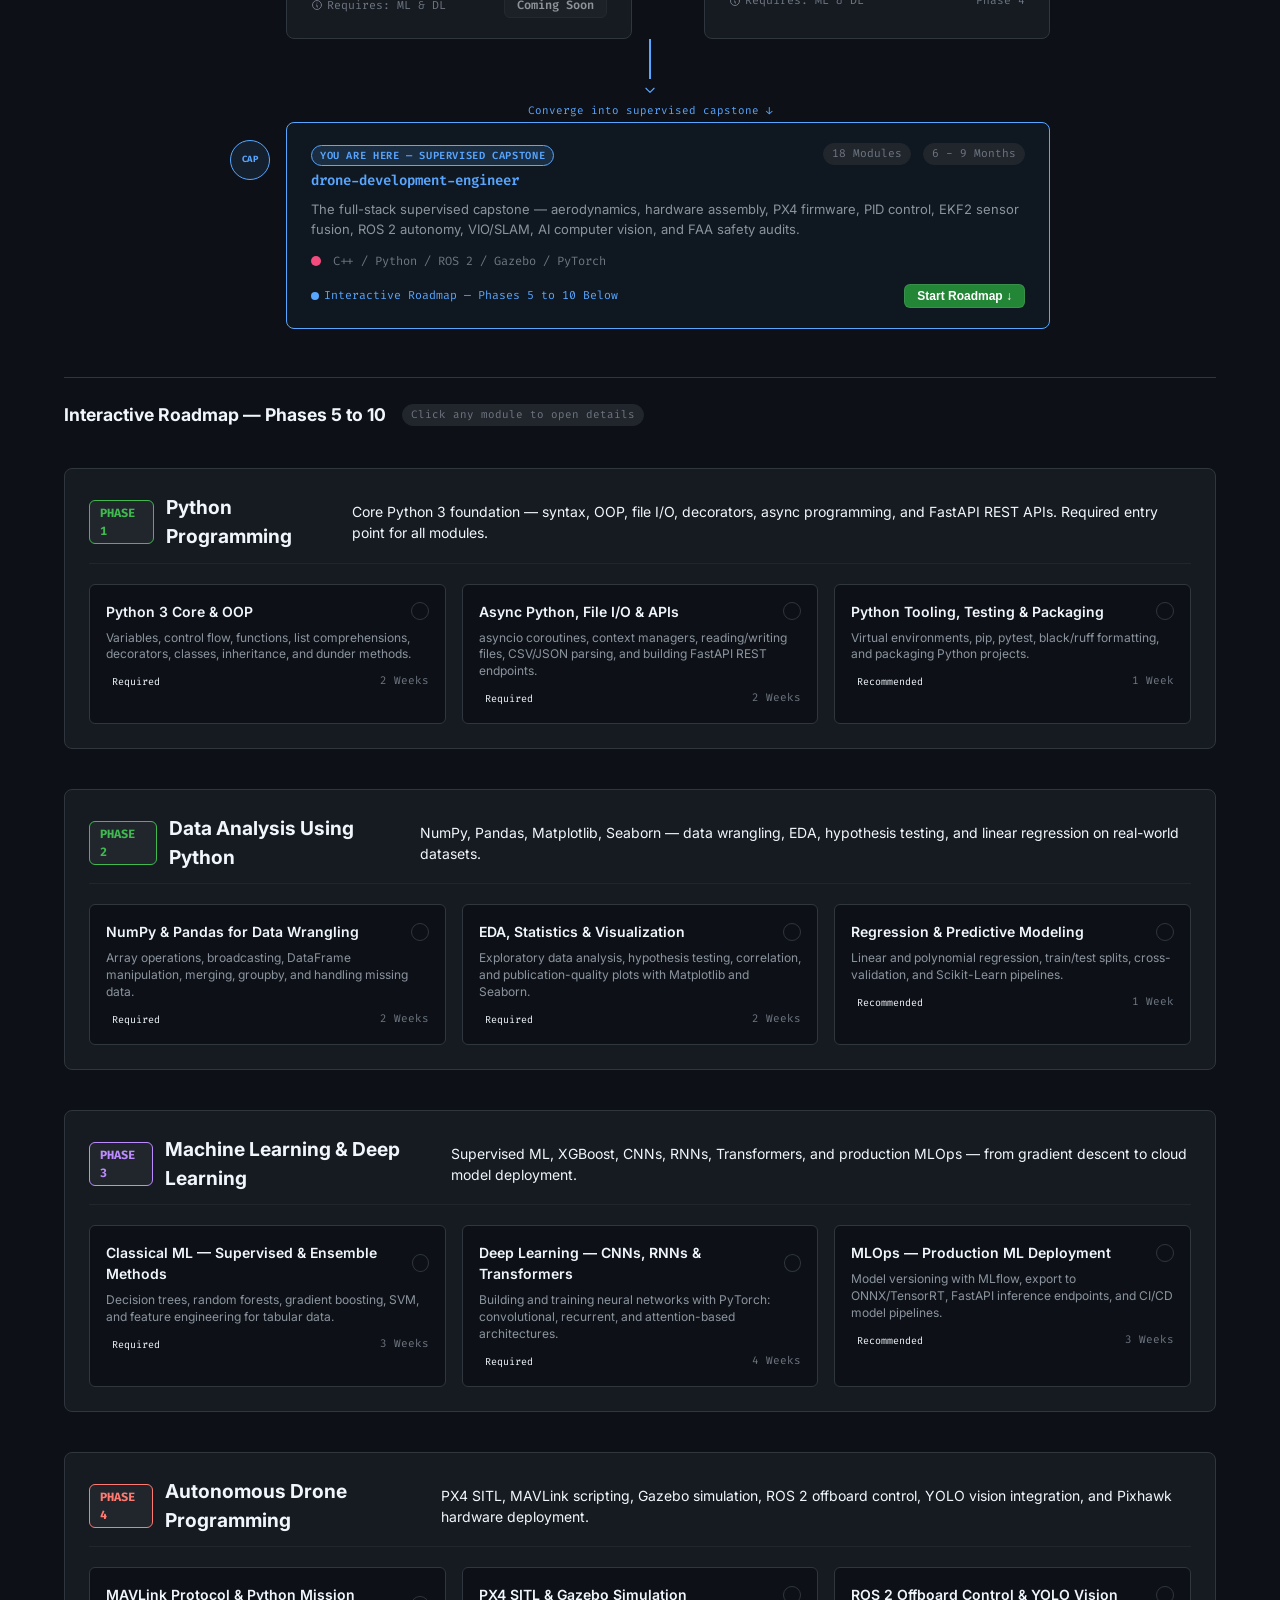
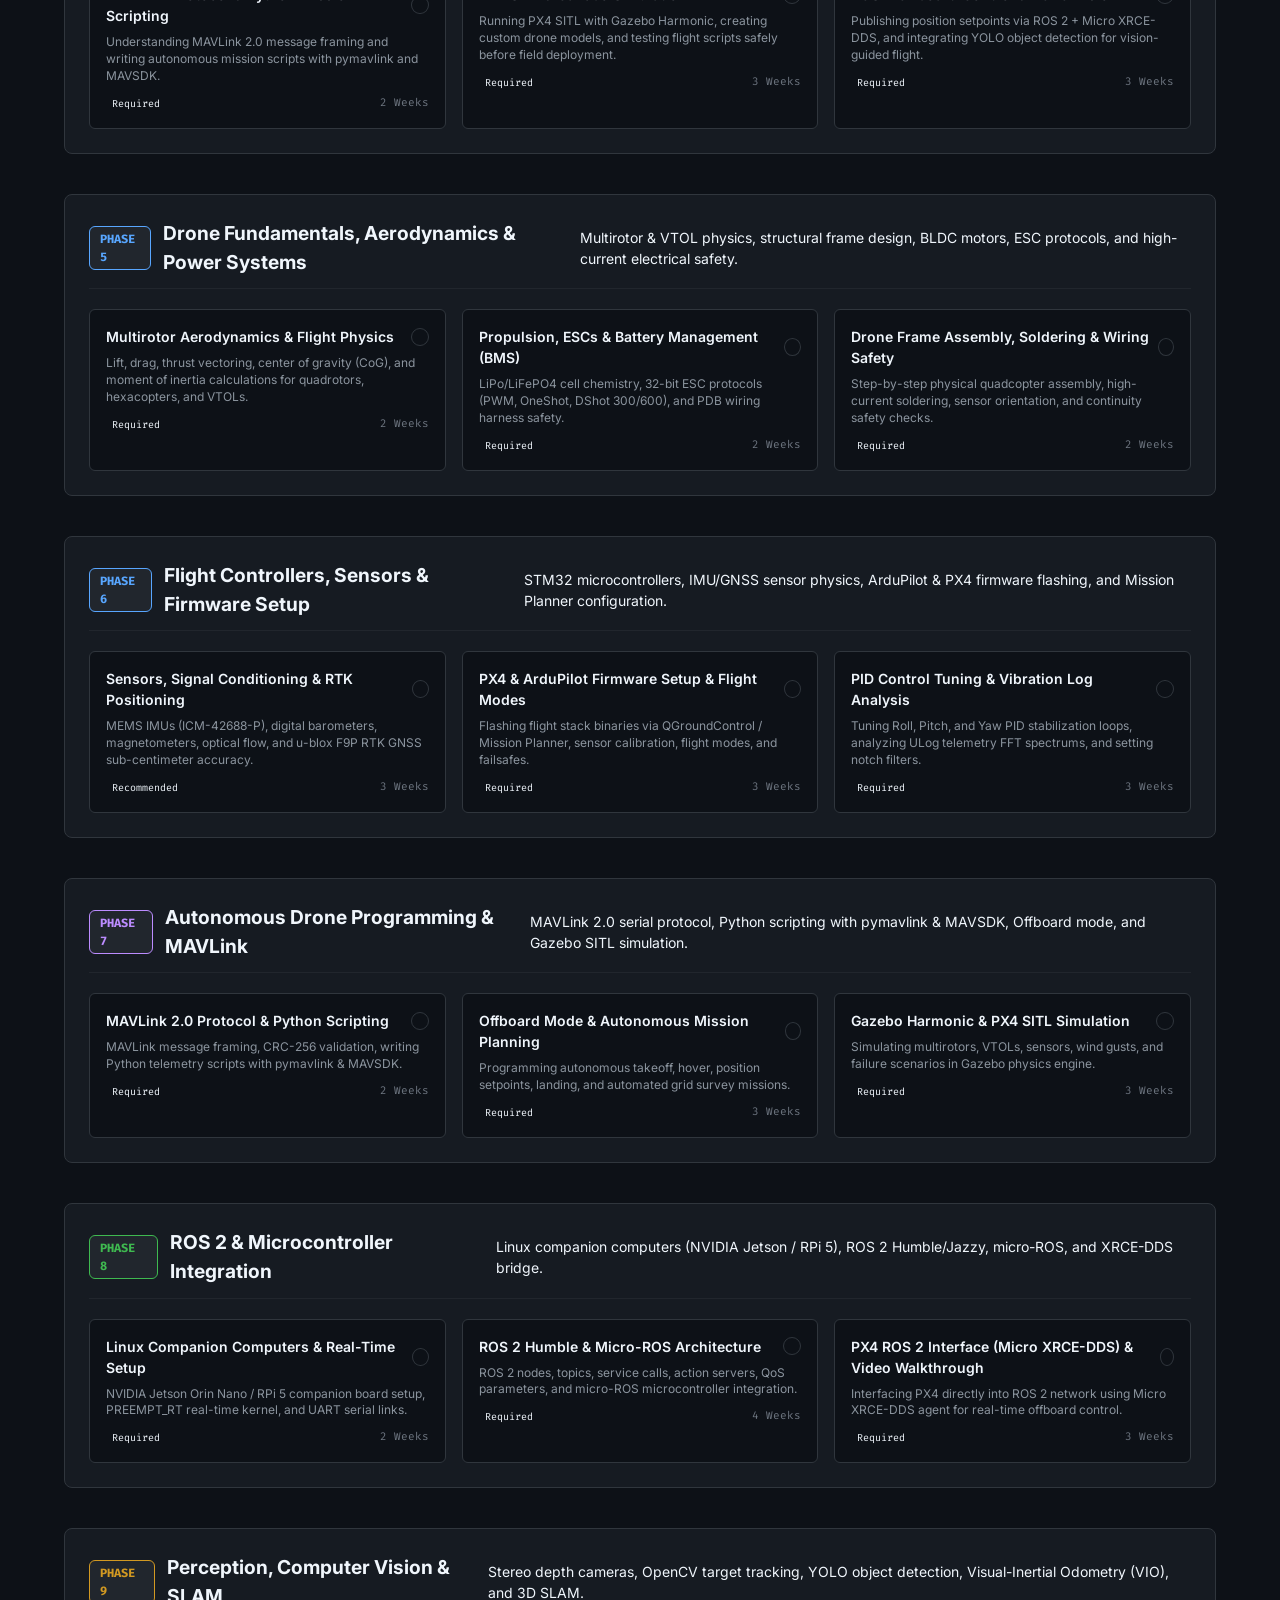
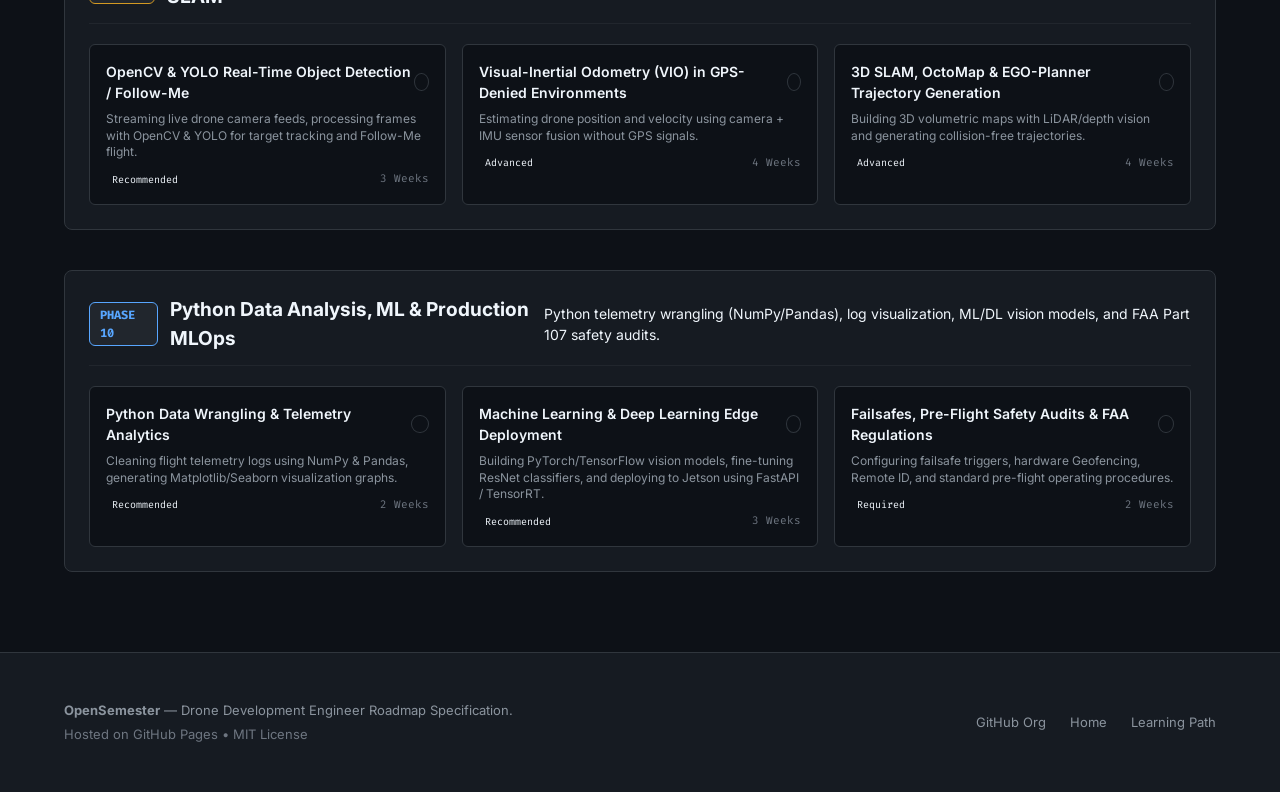
<file: drone-engineer.html>
﻿<!DOCTYPE html>
<html lang="en">
<head>
  <meta charset="UTF-8">
  <meta http-equiv="refresh" content="0; url=roadmaps/drone-development-engineer/">
  <title>Redirecting — OpenSemester</title>
  <link rel="canonical" href="roadmaps/drone-development-engineer/">
  <script>window.location.replace('roadmaps/drone-development-engineer/');</script>
</head>
<body>
  <p>Redirecting to <a href="roadmaps/drone-development-engineer/">Drone Development Engineer Roadmap</a>...</p>
</body>
</html>
</file>
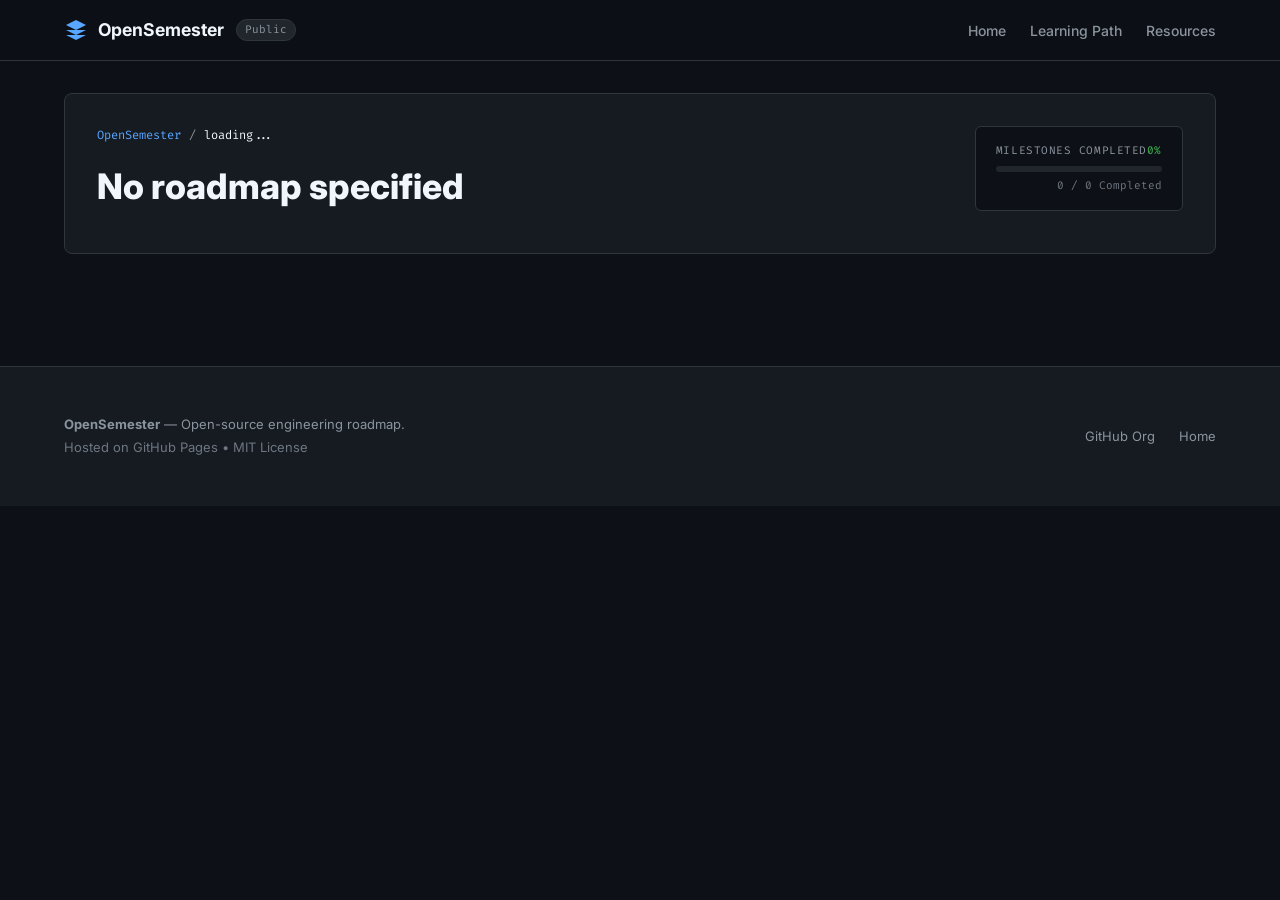
<file: roadmap.html>
<!DOCTYPE html>
<html lang="en">
<head>
  <meta charset="UTF-8">
  <meta name="viewport" content="width=device-width, initial-scale=1.0">
  <title>Roadmap — OpenSemester</title>
  <meta name="description" content="Open-source engineering learning roadmap.">
  <link rel="stylesheet" href="css/main.css">
  <link rel="stylesheet" href="css/roadmap.css">
  <link rel="stylesheet" href="css/learning-path.css">
</head>
<body>
  <nav class="navbar">
    <div class="container nav-container">
      <div class="brand-wrapper">
        <a href="index.html" class="brand-logo">
          <svg width="24" height="24" viewBox="0 0 24 24"><path fill="var(--accent-blue)" d="M12 2L2 7l10 5 10-5-10-5zM2 17l10 5 10-5M2 12l10 5 10-5"/></svg>
          OpenSemester
        </a>
        <span class="repo-badge">Public</span>
      </div>
      <ul class="nav-menu">
        <li class="nav-item"><a href="index.html">Home</a></li>
        <li class="nav-item"><a href="index.html#learning-path">Learning Path</a></li>
        <li class="nav-item"><a href="index.html#resources">Resources</a></li>
      </ul>
    </div>
  </nav>

  <main class="container">
    <div class="roadmap-header-card">
      <div style="display: flex; justify-content: space-between; align-items: flex-start; flex-wrap: wrap; gap: 1.5rem;">
        <div>
          <div class="breadcrumb-nav">
            <a href="index.html">OpenSemester</a>
            <span>/</span>
            <span id="roadmap-breadcrumb" style="color: var(--text-primary);">loading...</span>
          </div>
          <h1 id="roadmap-title" style="font-size: 2.2rem; font-weight: 800; margin-bottom: 8px;">Loading...</h1>
          <p id="roadmap-desc" style="color: var(--text-secondary); max-width: 720px; font-size: 1.05rem; line-height: 1.5;"></p>
        </div>
        <div class="dev-progress-card">
          <div class="dev-progress-title">
            <span>Milestones Completed</span>
            <span id="progress-percent" style="color: var(--accent-green);">0%</span>
          </div>
          <div class="dev-progress-bar-bg">
            <div class="dev-progress-bar-fill" id="progress-bar-fill"></div>
          </div>
          <div style="font-size: 11px; font-family: var(--font-mono); color: var(--text-tertiary); margin-top: 6px; text-align: right;">
            <span id="completed-count">0</span> / <span id="total-count">0</span> Completed
          </div>
        </div>
      </div>
    </div>

    <div id="roadmap-timeline" class="roadmap-container"></div>
  </main>

  <div class="drawer-backdrop" id="node-drawer">
    <div class="drawer-panel">
      <button class="drawer-close" id="drawer-close">✕</button>
      <div id="drawer-body"></div>
    </div>
  </div>

  <footer class="footer">
    <div class="container footer-inner">
      <div>
        <p><strong>OpenSemester</strong> — Open-source engineering roadmap.</p>
        <p style="margin-top: 4px; color: var(--text-tertiary);">Hosted on GitHub Pages • MIT License</p>
      </div>
      <ul class="footer-links">
        <li><a href="https://github.com/OpenSemester" target="_blank">GitHub Org</a></li>
        <li><a href="index.html">Home</a></li>
      </ul>
    </div>
  </footer>

  <script src="js/roadmap.js"></script>
  <script>
    document.addEventListener('DOMContentLoaded', async () => {
      const params = new URLSearchParams(window.location.search);
      const id = params.get('id');
      if (!id) {
        document.getElementById('roadmap-title').innerText = 'No roadmap specified';
        return;
      }

      const data = await OpenSemesterData.loadRoadmapById(id);
      if (!data) {
        document.getElementById('roadmap-title').innerText = 'Roadmap not found';
        document.getElementById('roadmap-desc').innerText = 'Could not load roadmap data.';
        return;
      }

      document.getElementById('roadmap-title').innerText = data.title || data.displayTitle || id;
      document.getElementById('roadmap-desc').innerText = data.description || data.subtitle || '';
      document.getElementById('roadmap-breadcrumb').innerText = id;

      const renderer = new RoadmapRenderer({
        data: data,
        containerId: 'roadmap-timeline',
        drawerId: 'node-drawer',
        drawerCloseId: 'drawer-close',
        drawerBodyId: 'drawer-body',
        progressBarFillId: 'progress-bar-fill',
        progressPercentId: 'progress-percent',
        completedCountId: 'completed-count',
        totalCountId: 'total-count',
        storageKey: 'opensemester_roadmap_' + id + '_v1'
      });
      renderer.init();
    });
  </script>
</body>
</html>
</file>
<file: css/main.css>
/* OpenSemester Design System - Clean GitHub / Developer-First Theme */
@import url('https://fonts.googleapis.com/css2?family=Fira+Code:wght@400;500;600&family=Inter:wght@400;500;600;700;800&display=swap');

:root {
  /* GitHub Dark Color Palette */
  --bg-canvas: #0d1117;
  --bg-surface: #161b22;
  --bg-surface-hover: #1f242c;
  --bg-overlay: #21262d;
  --bg-subtle: rgba(110, 118, 129, 0.1);
  --bg-secondary: #161b22;
  --bg-tertiary: #21262d;
  
  --border-default: #30363d;
  --border-muted: #21262d;
  --border-active: #58a6ff;

  --text-primary: #f0f6fc;
  --text-secondary: #8b949e;
  --text-tertiary: #6e7681;
  --text-link: #58a6ff;

  --accent-blue: #58a6ff;
  --accent-green: #3fb950;
  --accent-purple: #bc8cff;
  --accent-orange: #d29922;
  --accent-red: #ff7b72;
  
  --radius-sm: 6px;
  --radius-md: 8px;
  --radius-lg: 12px;
  --radius-full: 9999px;
  
  --shadow-subtle: 0 1px 3px rgba(0, 0, 0, 0.3);
  --shadow-overlay: 0 8px 24px rgba(1, 4, 9, 0.85);
  --shadow-elevated: 0 8px 24px rgba(1, 4, 9, 0.85);
  
  --font-sans: 'Inter', -apple-system, BlinkMacSystemFont, "Segoe UI", Roboto, sans-serif;
  --font-mono: 'Fira Code', SFMono-Regular, Consolas, "Liberation Mono", Menlo, monospace;
}

* {
  box-sizing: border-box;
  margin: 0;
  padding: 0;
}

html {
  scroll-behavior: smooth;
  color-scheme: dark;
}

body {
  font-family: var(--font-sans);
  background-color: var(--bg-canvas);
  color: var(--text-primary);
  line-height: 1.5;
  font-size: 14px;
  -webkit-font-smoothing: antialiased;
}

/* Scrollbar */
::-webkit-scrollbar {
  width: 8px;
  height: 8px;
}
::-webkit-scrollbar-track {
  background: var(--bg-canvas);
}
::-webkit-scrollbar-thumb {
  background: var(--border-default);
  border-radius: 4px;
}
::-webkit-scrollbar-thumb:hover {
  background: var(--text-tertiary);
}

.container {
  max-width: 1200px;
  margin: 0 auto;
  padding: 0 1.5rem;
}

/* Top Announcement Banner */
.announcement-bar {
  background: #161b22;
  border-bottom: 1px solid var(--border-default);
  padding: 8px 0;
  font-size: 13px;
  text-align: center;
  color: var(--text-secondary);
}

.announcement-bar a {
  color: var(--accent-blue);
  text-decoration: none;
  font-weight: 600;
}

.announcement-bar a:hover {
  text-decoration: underline;
}

/* GitHub-Style Navbar */
.navbar {
  position: sticky;
  top: 0;
  z-index: 100;
  background: rgba(13, 17, 23, 0.95);
  backdrop-filter: blur(8px);
  border-bottom: 1px solid var(--border-default);
}

.nav-container {
  display: flex;
  align-items: center;
  justify-content: space-between;
  height: 60px;
}

.brand-wrapper {
  display: flex;
  align-items: center;
  gap: 12px;
}

.brand-logo {
  display: flex;
  align-items: center;
  gap: 10px;
  text-decoration: none;
  color: var(--text-primary);
  font-weight: 700;
  font-size: 1.1rem;
}

.brand-logo svg {
  fill: currentColor;
}

.repo-badge {
  font-family: var(--font-mono);
  font-size: 11px;
  color: var(--text-secondary);
  background: var(--bg-overlay);
  border: 1px solid var(--border-default);
  padding: 2px 8px;
  border-radius: var(--radius-full);
}

.nav-menu {
  display: flex;
  align-items: center;
  gap: 1.5rem;
  list-style: none;
}

.nav-item a {
  color: var(--text-secondary);
  text-decoration: none;
  font-size: 14px;
  font-weight: 500;
  transition: color 0.15s ease;
}

.nav-item a:hover, .nav-item a.active {
  color: var(--text-primary);
}

.nav-actions {
  display: flex;
  align-items: center;
  gap: 12px;
}

.btn-github-star {
  display: inline-flex;
  align-items: center;
  gap: 6px;
  background: var(--bg-overlay);
  color: var(--text-primary);
  border: 1px solid var(--border-default);
  padding: 5px 12px;
  border-radius: var(--radius-sm);
  font-size: 12px;
  font-weight: 600;
  text-decoration: none;
  transition: background 0.15s ease, border-color 0.15s ease;
}

.btn-github-star:hover {
  background: var(--border-default);
  border-color: var(--text-tertiary);
}

/* Command Quick Search Palette */
.search-palette {
  position: relative;
  width: 260px;
}

.search-palette input {
  width: 100%;
  background: var(--bg-canvas);
  border: 1px solid var(--border-default);
  border-radius: var(--radius-sm);
  padding: 6px 12px 6px 30px;
  color: var(--text-primary);
  font-size: 13px;
  font-family: var(--font-sans);
  outline: none;
  transition: border-color 0.15s ease;
}

.search-palette input:focus {
  border-color: var(--accent-blue);
  box-shadow: 0 0 0 2px rgba(88, 166, 255, 0.2);
}

.search-palette svg {
  position: absolute;
  left: 10px;
  top: 50%;
  transform: translateY(-50%);
  color: var(--text-tertiary);
  pointer-events: none;
}

.kbd-shortcut {
  position: absolute;
  right: 8px;
  top: 50%;
  transform: translateY(-50%);
  font-family: var(--font-mono);
  font-size: 10px;
  background: var(--bg-overlay);
  border: 1px solid var(--border-default);
  color: var(--text-secondary);
  padding: 1px 5px;
  border-radius: 4px;
}

/* Developer Hero Header */
.dev-hero {
  padding: 3.5rem 0 2.5rem;
  border-bottom: 1px solid var(--border-muted);
}

.hero-repo-header {
  display: flex;
  align-items: center;
  gap: 8px;
  font-family: var(--font-mono);
  font-size: 13px;
  color: var(--text-secondary);
  margin-bottom: 1rem;
}

.hero-repo-header a {
  color: var(--accent-blue);
  text-decoration: none;
}

.hero-repo-header a:hover {
  text-decoration: underline;
}

.dev-hero-title {
  font-size: 2.5rem;
  font-weight: 800;
  line-height: 1.2;
  letter-spacing: -0.02em;
  margin-bottom: 1rem;
}

.dev-hero-desc {
  font-size: 1.1rem;
  color: var(--text-secondary);
  max-width: 760px;
  line-height: 1.6;
  margin-bottom: 2rem;
}

/* Command Terminal Widget */
.cli-widget {
  background: #010409;
  border: 1px solid var(--border-default);
  border-radius: var(--radius-md);
  max-width: 580px;
  font-family: var(--font-mono);
  font-size: 13px;
  overflow: hidden;
}

.cli-header {
  background: var(--bg-surface);
  padding: 8px 14px;
  border-bottom: 1px solid var(--border-default);
  display: flex;
  align-items: center;
  justify-content: space-between;
  color: var(--text-secondary);
  font-size: 12px;
}

.cli-body {
  padding: 14px 16px;
  display: flex;
  align-items: center;
  justify-content: space-between;
  color: var(--accent-green);
}

.cli-body code {
  color: var(--text-primary);
}

.btn-copy-cmd {
  background: transparent;
  border: none;
  color: var(--text-tertiary);
  cursor: pointer;
  padding: 4px;
  border-radius: 4px;
}

.btn-copy-cmd:hover {
  color: var(--text-primary);
  background: var(--bg-overlay);
}

/* Stats Counter Row */
.stats-strip {
  display: flex;
  align-items: center;
  gap: 2rem;
  margin-top: 2rem;
  padding-top: 1.5rem;
  border-top: 1px solid var(--border-muted);
  flex-wrap: wrap;
}

.stat-item {
  display: flex;
  align-items: center;
  gap: 8px;
  font-size: 13px;
  color: var(--text-secondary);
}

.stat-item strong {
  color: var(--text-primary);
  font-family: var(--font-mono);
  font-weight: 700;
  font-size: 15px;
}

/* Section Headlines */
.section-heading {
  display: flex;
  align-items: center;
  justify-content: space-between;
  margin: 3rem 0 1.5rem;
  padding-bottom: 0.75rem;
  border-bottom: 1px solid var(--border-default);
}

.section-heading h2 {
  font-size: 1.4rem;
  font-weight: 700;
  letter-spacing: -0.01em;
}

.section-heading p {
  color: var(--text-secondary);
  font-size: 13px;
}

/* GitHub Repository Style Card */
.repo-card {
  background: var(--bg-surface);
  border: 1px solid var(--border-default);
  border-radius: var(--radius-md);
  padding: 1.5rem;
  display: flex;
  flex-direction: column;
  justify-content: space-between;
  transition: border-color 0.15s ease, background-color 0.15s ease;
}

.repo-card:hover {
  border-color: var(--text-tertiary);
  background-color: var(--bg-surface-hover);
}

.repo-card-top {
  display: flex;
  align-items: center;
  justify-content: space-between;
  gap: 12px;
  margin-bottom: 0.75rem;
  flex-wrap: wrap;
}

.repo-card-title {
  font-size: 1.1rem;
  font-weight: 700;
  display: flex;
  align-items: center;
  gap: 8px;
}

.repo-card-title a {
  color: var(--accent-blue);
  text-decoration: none;
}

.repo-card-title a:hover {
  text-decoration: underline;
}

.repo-badge-pill {
  font-family: var(--font-mono);
  font-size: 11px;
  padding: 2px 8px;
  border-radius: var(--radius-full);
  border: 1px solid var(--border-default);
  font-weight: 600;
  white-space: nowrap;
  flex-shrink: 0;
}

.repo-badge-pill.featured {
  background: rgba(63, 185, 80, 0.1);
  color: var(--accent-green);
  border-color: rgba(63, 185, 80, 0.3);
}

.repo-badge-pill.dev {
  background: rgba(210, 153, 34, 0.1);
  color: var(--accent-orange);
  border-color: rgba(210, 153, 34, 0.3);
}

.repo-card-desc {
  color: var(--text-secondary);
  font-size: 13px;
  line-height: 1.5;
  margin-bottom: 1.25rem;
}

.repo-card-meta {
  display: flex;
  align-items: center;
  gap: 16px;
  font-size: 12px;
  color: var(--text-secondary);
  font-family: var(--font-mono);
}

.lang-dot {
  width: 10px;
  height: 10px;
  border-radius: 50%;
  display: inline-block;
  margin-right: 4px;
}

.lang-cpp { background-color: #f34b7d; }
.lang-python { background-color: #3572A5; }
.lang-ros { background-color: #22314E; }
.lang-hardware { background-color: #e34c26; }

/* Buttons */
.btn {
  display: inline-flex;
  align-items: center;
  justify-content: center;
  gap: 6px;
  padding: 8px 16px;
  border-radius: var(--radius-sm);
  font-size: 13px;
  font-weight: 600;
  text-decoration: none;
  cursor: pointer;
  transition: all 0.15s ease;
}

.btn-primary {
  background-color: #238636;
  color: #ffffff;
  border: 1px solid rgba(240, 246, 252, 0.1);
}

.btn-primary:hover {
  background-color: #2ea043;
}

.btn-secondary {
  background-color: var(--bg-overlay);
  color: var(--text-primary);
  border: 1px solid var(--border-default);
}

.btn-secondary:hover {
  background-color: var(--border-default);
  border-color: var(--text-tertiary);
}

/* Footer */
.footer {
  border-top: 1px solid var(--border-default);
  padding: 3rem 0;
  margin-top: 5rem;
  background: var(--bg-surface);
  font-size: 13px;
  color: var(--text-secondary);
}

.footer-inner {
  display: flex;
  align-items: center;
  justify-content: space-between;
  flex-wrap: wrap;
  gap: 1.5rem;
}

.footer-links {
  display: flex;
  gap: 1.5rem;
  list-style: none;
}

.footer-links a {
  color: var(--text-secondary);
  text-decoration: none;
}

.footer-links a:hover {
  color: var(--accent-blue);
}
</file>
<file: css/learning-path.css>
/* ===========================
   OpenSemester — Learning Path Styles
   css/learning-path.css
   =========================== */

/* ── Section Layout ── */
.section-heading {
  display: flex;
  align-items: flex-start;
  justify-content: space-between;
  gap: 1rem;
  margin-bottom: 2rem;
  flex-wrap: wrap;
}

/* ── Learning Path Flow ── */
.lp-flow {
  display: flex;
  flex-direction: column;
  align-items: center;
  gap: 0;
  max-width: 820px;
  margin: 0 auto;
}

/* ── Step Row ── */
.lp-step {
  display: flex;
  align-items: flex-start;
  gap: 1rem;
  width: 100%;
}

.lp-capstone-step {
  width: 100%;
}

/* ── Step Number Badge ── */
.lp-step-number {
  flex-shrink: 0;
  width: 40px;
  height: 40px;
  border-radius: var(--radius-full);
  background: var(--bg-secondary);
  border: 1px solid var(--border-default);
  color: var(--text-secondary);
  font-family: var(--font-mono);
  font-size: 10px;
  font-weight: 700;
  display: flex;
  align-items: center;
  justify-content: center;
  letter-spacing: 0.05em;
  margin-top: 18px;
}

.lp-step-number.capstone {
  background: rgba(88, 166, 255, 0.1);
  border-color: var(--accent-blue);
  color: var(--accent-blue);
  font-size: 9px;
}

/* ── Card ── */
.lp-card {
  flex: 1;
  background: var(--bg-secondary);
  border: 1px solid var(--border-default);
  border-radius: var(--radius-md);
  padding: 1.25rem 1.5rem;
  transition: border-color 0.15s ease, box-shadow 0.15s ease;
  margin-bottom: 0;
}

.lp-card:hover {
  border-color: var(--border-active);
  box-shadow: var(--shadow-subtle);
}

.lp-card-capstone {
  border-color: var(--accent-blue);
  background: rgba(88, 166, 255, 0.04);
}

.lp-card-capstone:hover {
  border-color: var(--accent-blue);
  box-shadow: 0 0 20px rgba(88, 166, 255, 0.12);
}

.lp-card-parallel {
  height: 100%;
}

/* ── Card Header ── */
.lp-card-header {
  display: flex;
  align-items: flex-start;
  justify-content: space-between;
  gap: 1rem;
  margin-bottom: 0.5rem;
  flex-wrap: wrap;
}

.lp-card-title {
  font-family: var(--font-mono);
  font-size: 0.875rem;
  font-weight: 600;
  color: var(--text-primary);
  margin: 0.25rem 0 0;
}

.lp-card-meta {
  display: flex;
  gap: 0.75rem;
  flex-shrink: 0;
}

.lp-card-meta span {
  font-size: 0.7rem;
  color: var(--text-tertiary);
  font-family: var(--font-mono);
  background: var(--bg-tertiary);
  padding: 2px 8px;
  border-radius: var(--radius-full);
  border: 1px solid var(--border-muted);
  white-space: nowrap;
}

/* ── Card Description ── */
.lp-card-desc {
  font-size: 0.8125rem;
  color: var(--text-secondary);
  line-height: 1.55;
  margin: 0.5rem 0 0.75rem;
}

/* ── Card Tech ── */
.lp-card-tech {
  display: flex;
  align-items: center;
  gap: 0.5rem;
  font-size: 0.75rem;
  color: var(--text-tertiary);
  font-family: var(--font-mono);
  margin-bottom: 0.875rem;
}

/* ── Card Actions ── */
.lp-card-actions {
  display: flex;
  align-items: center;
  justify-content: space-between;
  gap: 0.75rem;
  flex-wrap: wrap;
}

/* ── Prereq List ── */
.lp-card-prereq-list {
  display: flex;
  align-items: center;
  gap: 0.5rem;
  flex-wrap: wrap;
  font-size: 0.7rem;
  color: var(--text-tertiary);
  margin: 0.75rem 0 0;
}

.prereq-tag {
  background: rgba(88, 166, 255, 0.08);
  border: 1px solid rgba(88, 166, 255, 0.25);
  color: var(--accent-blue);
  padding: 2px 8px;
  border-radius: var(--radius-full);
  font-family: var(--font-mono);
  font-size: 0.68rem;
  white-space: nowrap;
}

/* ── Status & Prereq Indicators ── */
.lp-status {
  display: flex;
  align-items: center;
  gap: 5px;
  font-size: 0.72rem;
  font-family: var(--font-mono);
}

.lp-status.active {
  color: var(--accent-green);
}

.lp-status.capstone-status {
  color: var(--accent-blue);
}

.lp-prereq {
  display: flex;
  align-items: center;
  gap: 4px;
  font-size: 0.72rem;
  color: var(--text-tertiary);
  font-family: var(--font-mono);
}

/* ── Module Badges ── */
.lp-badge {
  display: inline-block;
  font-size: 0.65rem;
  font-weight: 600;
  letter-spacing: 0.06em;
  text-transform: uppercase;
  padding: 2px 8px;
  border-radius: var(--radius-full);
  font-family: var(--font-mono);
}

.lp-badge.foundation {
  background: rgba(88, 166, 255, 0.12);
  color: var(--accent-blue);
  border: 1px solid rgba(88, 166, 255, 0.3);
}

.lp-badge.analysis {
  background: rgba(63, 185, 80, 0.12);
  color: var(--accent-green);
  border: 1px solid rgba(63, 185, 80, 0.3);
}

.lp-badge.ml {
  background: rgba(188, 140, 255, 0.12);
  color: var(--accent-purple);
  border: 1px solid rgba(188, 140, 255, 0.3);
}

.lp-badge.genai {
  background: rgba(210, 153, 34, 0.12);
  color: var(--accent-orange);
  border: 1px solid rgba(210, 153, 34, 0.3);
}

.lp-badge.drone-prog {
  background: rgba(255, 123, 114, 0.12);
  color: var(--accent-red);
  border: 1px solid rgba(255, 123, 114, 0.3);
}

.lp-badge.capstone-badge {
  background: rgba(88, 166, 255, 0.15);
  color: var(--accent-blue);
  border: 1px solid var(--accent-blue);
}

/* ── Connector Lines ── */
.lp-connector {
  display: flex;
  flex-direction: column;
  align-items: center;
  gap: 4px;
  padding: 0 0 0 20px;
  width: 100%;
}

.lp-branch-label {
  font-size: 0.68rem;
  color: var(--text-tertiary);
  font-family: var(--font-mono);
  text-align: center;
  padding: 2px 0;
}

/* ── Parallel Grid ── */
.lp-parallel-grid {
  display: grid;
  grid-template-columns: 1fr 1fr;
  gap: 1rem;
  width: 100%;
}

@media (max-width: 680px) {
  .lp-parallel-grid {
    grid-template-columns: 1fr;
  }

  .lp-card-header {
    flex-direction: column;
  }

  .lp-card-meta {
    flex-wrap: wrap;
  }

  .lp-step-number {
    display: none;
  }
}

/* ── Button Sizes ── */
.btn-sm {
  padding: 4px 12px;
  font-size: 0.75rem;
}

/* ── Coming Soon Module Button ── */
.lp-coming-soon {
  cursor: default;
  opacity: 0.55;
  pointer-events: auto;
  font-family: var(--font-mono);
}

.lp-coming-soon:hover {
  opacity: 0.65;
}
</file>
<file: css/roadmap.css>
/* Clean Roadmap Flowchart & Slide-over Drawer (roadmap.sh style) */

.roadmap-header-card {
  background: var(--bg-surface);
  border: 1px solid var(--border-default);
  border-radius: var(--radius-md);
  padding: 2rem;
  margin: 2rem 0;
}

.breadcrumb-nav {
  display: flex;
  align-items: center;
  gap: 8px;
  font-family: var(--font-mono);
  font-size: 12px;
  color: var(--text-secondary);
  margin-bottom: 1rem;
}

.breadcrumb-nav a {
  color: var(--accent-blue);
  text-decoration: none;
}

/* Progress Box */
.dev-progress-card {
  background: var(--bg-canvas);
  border: 1px solid var(--border-default);
  border-radius: var(--radius-sm);
  padding: 1rem 1.25rem;
  max-width: 320px;
}

.dev-progress-title {
  display: flex;
  align-items: center;
  justify-content: space-between;
  font-family: var(--font-mono);
  font-size: 11px;
  color: var(--text-secondary);
  margin-bottom: 6px;
  text-transform: uppercase;
  letter-spacing: 0.05em;
}

.dev-progress-bar-bg {
  width: 100%;
  height: 6px;
  background: var(--bg-overlay);
  border-radius: 3px;
  overflow: hidden;
}

.dev-progress-bar-fill {
  height: 100%;
  width: 0%;
  background: var(--accent-green);
  transition: width 0.3s ease;
}

/* Phases Layout */
.roadmap-container {
  display: flex;
  flex-direction: column;
  gap: 2.5rem;
  margin-bottom: 4rem;
}

.phase-block {
  background: var(--bg-surface);
  border: 1px solid var(--border-default);
  border-radius: var(--radius-md);
  padding: 1.5rem;
  position: relative;
}

.phase-label {
  display: flex;
  align-items: center;
  gap: 12px;
  margin-bottom: 1.25rem;
  padding-bottom: 0.75rem;
  border-bottom: 1px solid var(--border-muted);
}

.phase-badge {
  font-family: var(--font-mono);
  font-size: 12px;
  font-weight: 700;
  background: var(--bg-overlay);
  border: 1px solid var(--border-default);
  color: var(--accent-blue);
  padding: 3px 10px;
  border-radius: var(--radius-sm);
}

.phase-heading {
  font-size: 1.2rem;
  font-weight: 700;
}

/* Nodes Grid */
.nodes-flex {
  display: grid;
  grid-template-columns: repeat(auto-fit, minmax(280px, 1fr));
  gap: 1rem;
}

/* Node Box */
.roadmap-node {
  background: var(--bg-canvas);
  border: 1px solid var(--border-default);
  border-radius: var(--radius-sm);
  padding: 1rem;
  cursor: pointer;
  transition: all 0.15s ease;
  position: relative;
}

.roadmap-node:hover {
  border-color: var(--accent-blue);
  background: var(--bg-surface);
  transform: translateY(-1px);
}

.roadmap-node.completed {
  border-color: var(--accent-green);
  background: rgba(63, 185, 80, 0.05);
}

.node-header {
  display: flex;
  align-items: center;
  justify-content: space-between;
  margin-bottom: 8px;
}

.node-title-text {
  font-size: 14px;
  font-weight: 600;
  color: var(--text-primary);
}

.node-status-icon {
  width: 18px;
  height: 18px;
  border-radius: 50%;
  border: 1px solid var(--border-default);
  display: flex;
  align-items: center;
  justify-content: center;
  font-size: 11px;
  color: var(--text-tertiary);
  font-family: var(--font-mono);
}

.roadmap-node.completed .node-status-icon {
  background: var(--accent-green);
  border-color: var(--accent-green);
  color: #000;
  font-weight: 900;
}

.node-summary {
  font-size: 12px;
  color: var(--text-secondary);
  line-height: 1.4;
  margin-bottom: 10px;
}

.node-meta-bar {
  display: flex;
  align-items: center;
  justify-content: space-between;
  font-size: 11px;
  font-family: var(--font-mono);
}

.tag-badge {
  padding: 1px 6px;
  border-radius: 4px;
  font-size: 10px;
}

.tag-badge.Required {
  background: rgba(88, 166, 255, 0.15);
  color: var(--accent-blue);
  border: 1px solid rgba(88, 166, 255, 0.3);
}

.tag-badge.Recommended {
  background: rgba(63, 185, 80, 0.15);
  color: var(--accent-green);
  border: 1px solid rgba(63, 185, 80, 0.3);
}

.tag-badge.Advanced {
  background: rgba(188, 140, 255, 0.15);
  color: var(--accent-purple);
  border: 1px solid rgba(188, 140, 255, 0.3);
}

/* Slide-over Drawer / Modal Panel */
.drawer-backdrop {
  position: fixed;
  top: 0;
  left: 0;
  right: 0;
  bottom: 0;
  background: rgba(1, 4, 9, 0.7);
  backdrop-filter: blur(4px);
  z-index: 200;
  display: flex;
  justify-content: flex-end;
  opacity: 0;
  pointer-events: none;
  transition: opacity 0.2s ease;
}

.drawer-backdrop.active {
  opacity: 1;
  pointer-events: auto;
}

.drawer-panel {
  background: var(--bg-surface);
  border-left: 1px solid var(--border-default);
  width: 100%;
  max-width: 650px;
  height: 100%;
  overflow-y: auto;
  padding: 2rem;
  position: relative;
  transform: translateX(100%);
  transition: transform 0.25s cubic-bezier(0.16, 1, 0.3, 1);
  box-shadow: var(--shadow-overlay);
}

.drawer-backdrop.active .drawer-panel {
  transform: translateX(0);
}

.drawer-close {
  position: absolute;
  top: 1.5rem;
  right: 1.5rem;
  background: var(--bg-overlay);
  border: 1px solid var(--border-default);
  color: var(--text-secondary);
  width: 32px;
  height: 32px;
  border-radius: var(--radius-sm);
  cursor: pointer;
  display: flex;
  align-items: center;
  justify-content: center;
  font-size: 14px;
}

.drawer-close:hover {
  color: var(--text-primary);
  border-color: var(--text-tertiary);
}

.drawer-header {
  margin-bottom: 1.5rem;
  padding-right: 2.5rem;
}

.drawer-title {
  font-size: 1.5rem;
  font-weight: 700;
  margin-bottom: 6px;
}

.drawer-section-title {
  font-size: 13px;
  font-weight: 700;
  font-family: var(--font-mono);
  color: var(--text-secondary);
  text-transform: uppercase;
  letter-spacing: 0.05em;
  margin: 1.5rem 0 0.75rem;
  display: flex;
  align-items: center;
  gap: 8px;
}

.drawer-list {
  list-style: none;
  padding: 0;
}

.drawer-list li {
  font-size: 13px;
  color: var(--text-secondary);
  padding: 6px 0;
  border-bottom: 1px solid var(--border-muted);
  display: flex;
  align-items: flex-start;
  gap: 8px;
}

.drawer-list li::before {
  content: "•";
  color: var(--accent-blue);
}

/* Checklist Group */
.checklist-group {
  margin-top: 1rem;
}

.checklist-item {
  display: flex;
  align-items: flex-start;
  gap: 10px;
  background: var(--bg-canvas);
  border: 1px solid var(--border-default);
  padding: 10px 12px;
  border-radius: var(--radius-sm);
  margin-bottom: 6px;
  font-size: 13px;
  cursor: pointer;
}

.checklist-item input[type="checkbox"] {
  accent-color: var(--accent-green);
  margin-top: 2px;
  cursor: pointer;
}

.checklist-item label {
  cursor: pointer;
  color: var(--text-primary);
  user-select: none;
}

.checklist-item input:checked + label {
  text-decoration: line-through;
  color: var(--text-tertiary);
}
</file>
